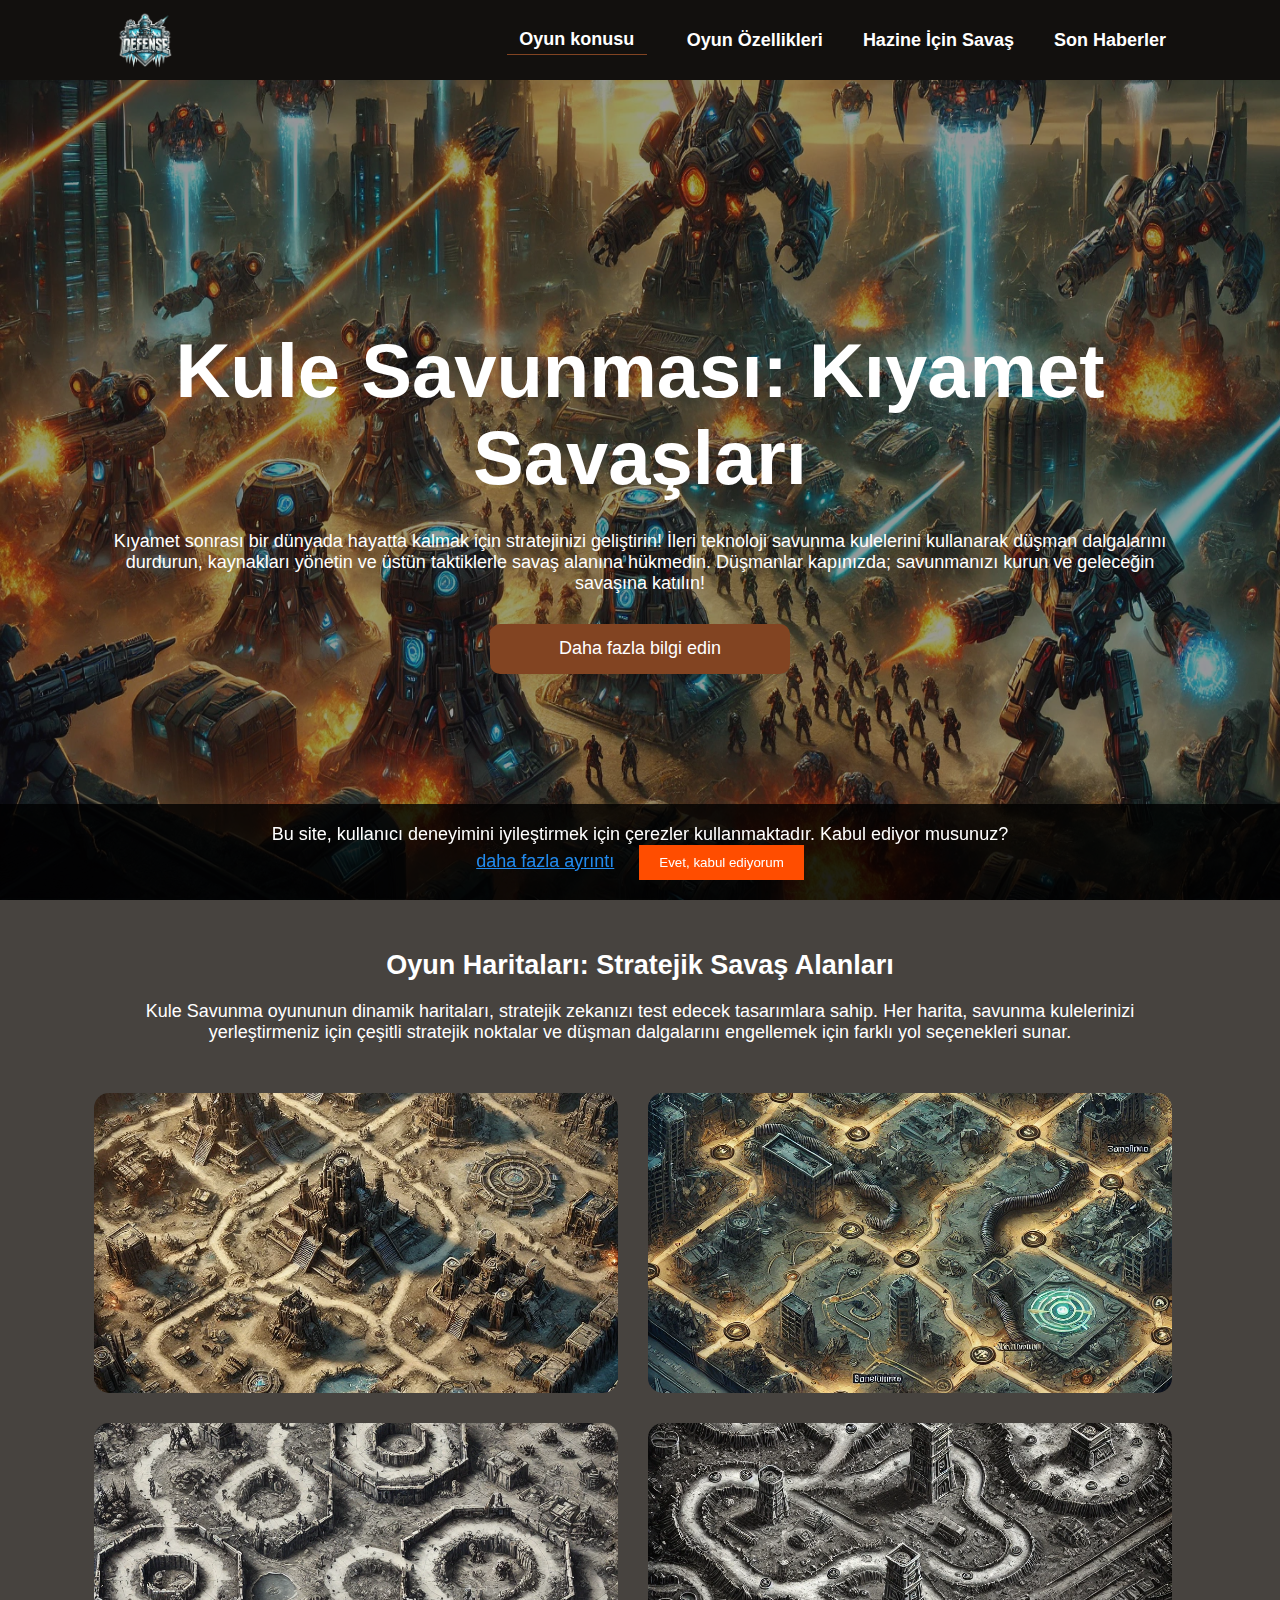
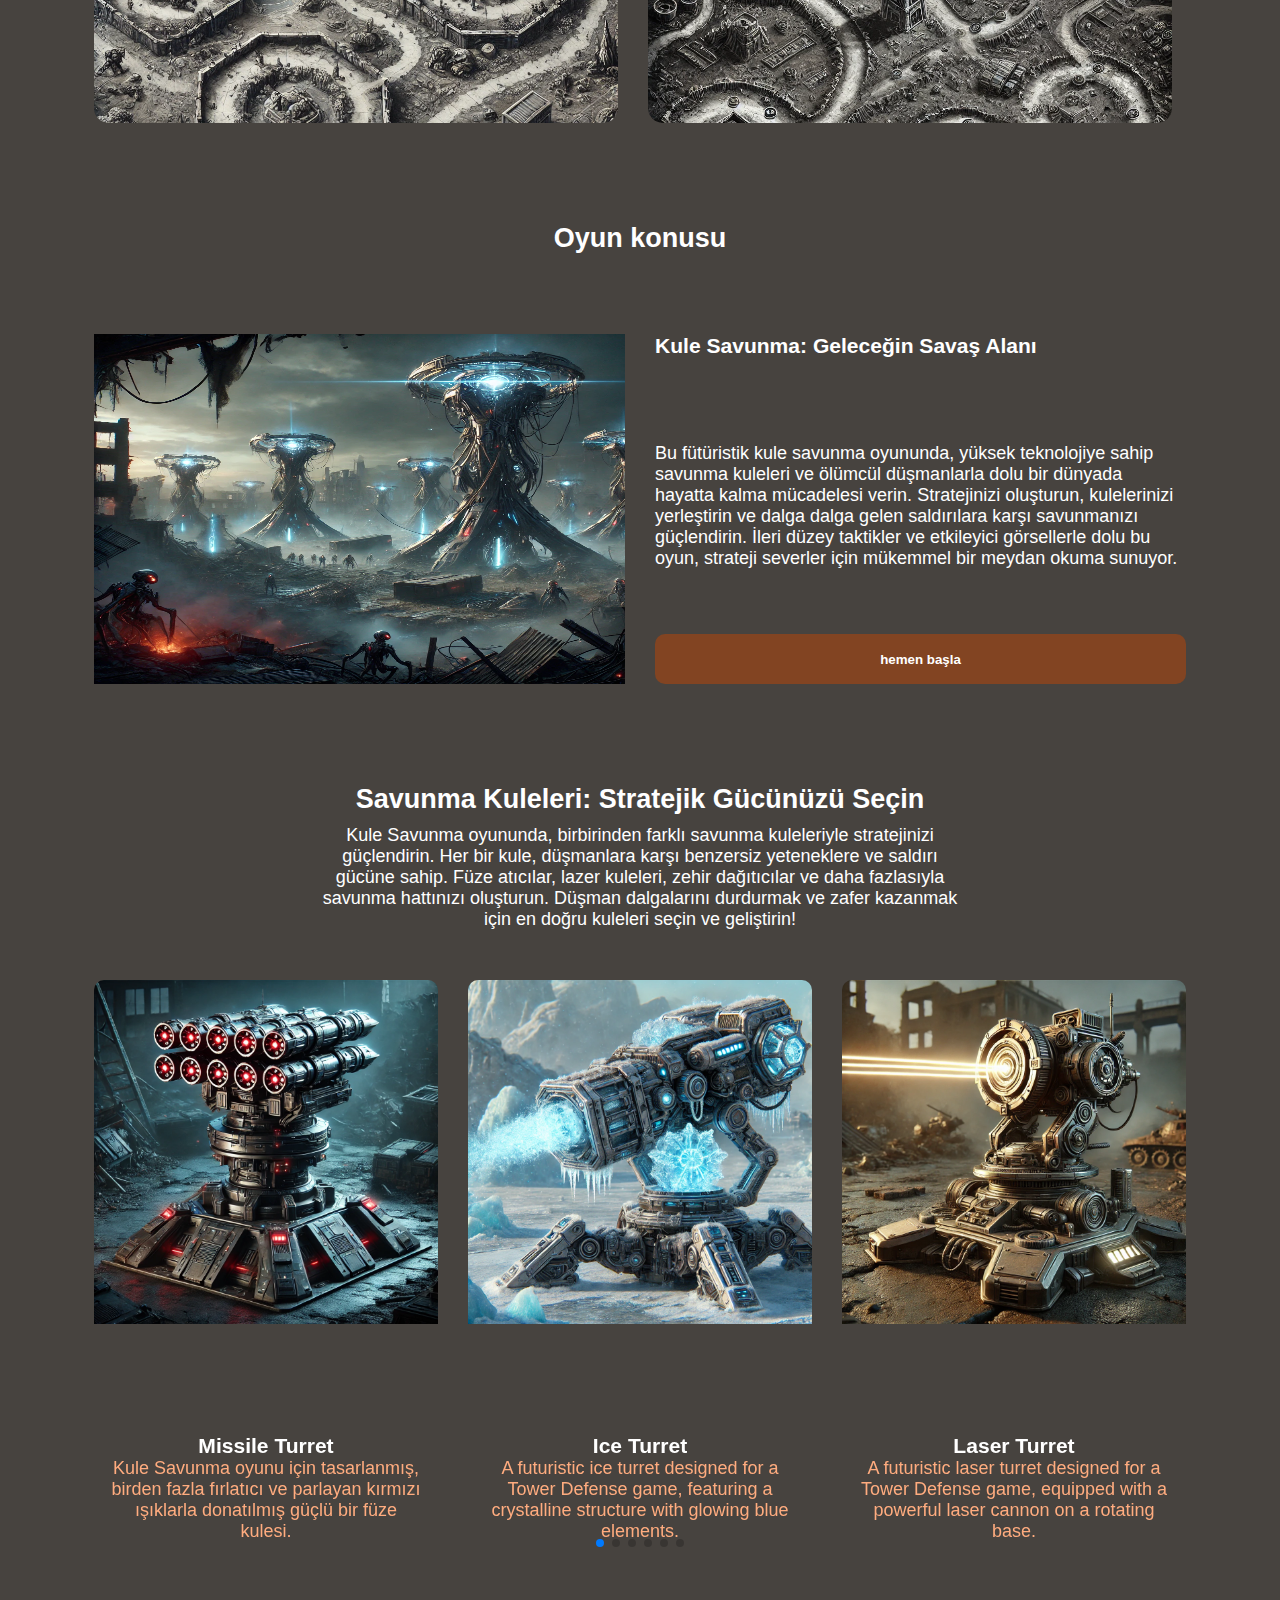
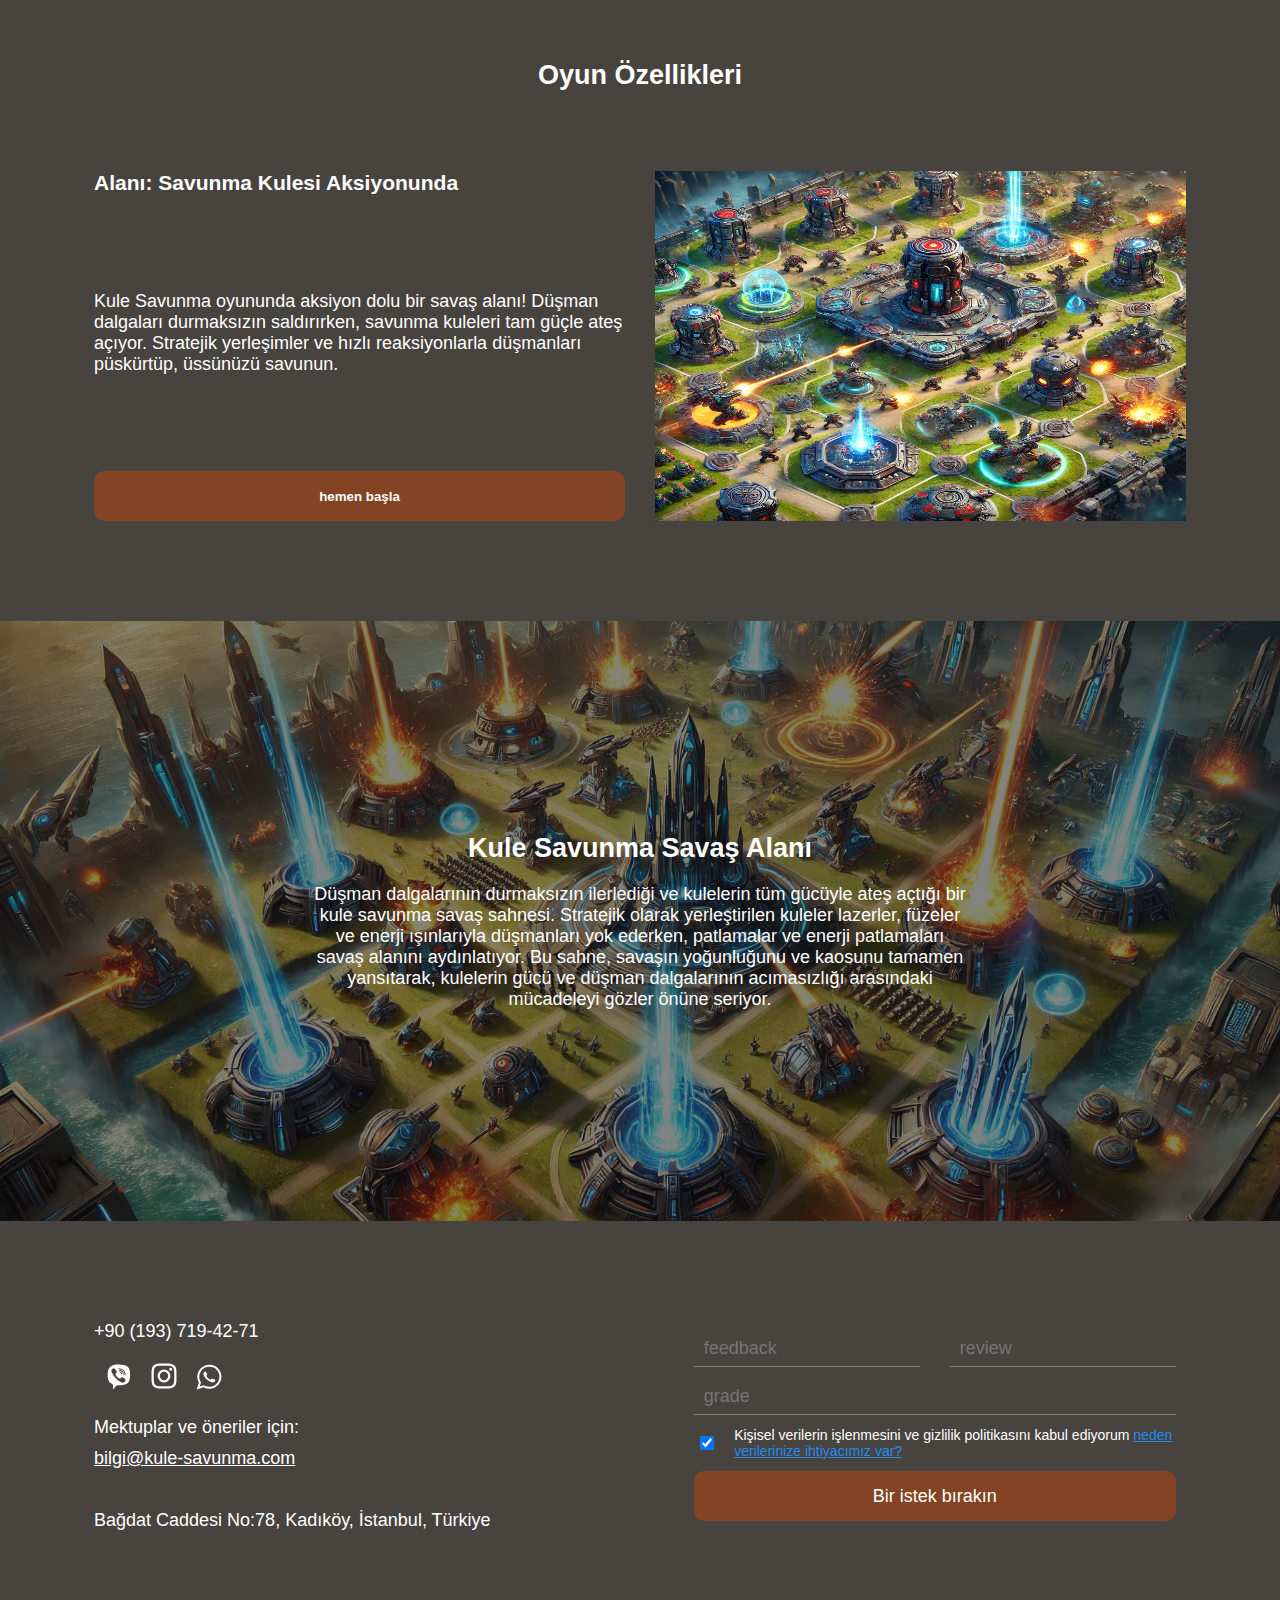
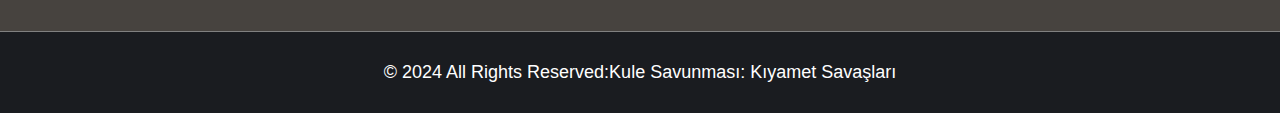
<file: index.html>
<!DOCTYPE html>
<html lang="en">
  <head>
    <meta charset="UTF-8" />
    <meta name="viewport" content="width=device-width, initial-scale=1.0" />
    <meta
      name="description"
      content="Fütüristik Tower Defense oyununda stratejinizi kurun, kulelerinizi inşa edin ve düşman dalgalarına karşı savunmanızı güçlendirin. Kulelerinizle düşmanları püskürtün ve zaferinizi garantileyin!"
    />
    <meta
      name="keywords"
      content="Tower Defense, strateji oyunu, kule savunma, düşman dalgaları, fütüristik oyun, kule inşa etme, savunma hattı, savaş oyunu, online oyun"
    />
    <meta name="author" content="Savunma Ustası" />
    <link rel="icon" href="images/favicon.ico" type="image/x-icon" />
    <title>Fütüristik Tower Defense Oyunu - Savunma Ustası</title>

    <link
      rel="stylesheet"
      href="https://cdn.jsdelivr.net/npm/swiper@11/swiper-bundle.min.css"
    />

    <script src="https://cdn.jsdelivr.net/npm/swiper@11/swiper-bundle.min.js"></script>
    <link rel="stylesheet" href="css/style.css" media="all" />
  </head>
  <body>
    <div class="cookie-consent-banner" id="cookieBanner">
      <span>
        Bu site, kullanıcı deneyimini iyileştirmek için çerezler kullanmaktadır.
        Kabul ediyor musunuz?
      </span>
      <br /><a
        href="politic.html#Coockie"
        style="text-decoration: underline; color: #228bef"
        id="more_details"
        >daha fazla ayrıntı</a
      >
      <button id="acceptCookies">Evet, kabul ediyorum</button>
    </div>
    <div class="modal_background"></div>
    <div class="modal_container">
      <div class="modal_container_header">
        <h3 style="text-align: center">Arama isteğinde bulunun</h3>
        <div class="modal_close">
          <span> &#x2297; </span>
        </div>
      </div>
      <div class="modal_form">
        <form action="" class="formMod">
          <input type="text" name="feedback" required placeholder="feedback" />
          <input type="tel" name="review" required placeholder="review" />
          <div class="checkText">
            <input type="checkbox" id="politicCheck" name="checkbox" checked />
            <span
              >Kişisel verilerin işlenmesini ve gizlilik politikasını kabul
              ediyorum. <br />
              <a
                href="politic.html#form_info"
                style="text-decoration: underline; color: #228bef"
                >neden verilerinize ihtiyacımız var?</a
              >
            </span>
          </div>
          <div class="default_btn">
            <button type="submit" id="submitBtn">Bir istek bırakın</button>
          </div>
        </form>
      </div>
    </div>
    <div class="wrapper">
      <header id="header" class="head">
        <div class="container">
          <div class="header">
            <div class="logo">
              <a href="/">
                <img src="images/logo.png" alt="logo" data-src=""
              /></a>
            </div>
            <nav class="desktop">
              <ul class="nav_links">
                <li class="first-li">
                  <a href="oyunKonusu.html">Oyun konusu</a>
                </li>
                <li>
                  <a href="#train">Oyun Özellikleri</a>
                </li>
                <li>
                  <a href="#war">Hazine İçin Savaş</a>
                </li>
                <li>
                  <a href="#contacts_form">Son Haberler</a>
                </li>
              </ul>
            </nav>
            <div class="mobile">
              <span class="line open_btn" id="burgerButton"></span>

              <nav class="mobile_links">
                <div class="close_btn">
                  <span> &#x2297; </span>
                </div>
                <ul class="nav_links_mobile">
                  <li class="first-li">
                    <a href="oyunKonusu.html">Oyun konusu</a>
                  </li>
                  <li>
                    <a href="#ozge">Oyun Özellikleri</a>
                  </li>
                  <li>
                    <a href="#warning">Hazine İçin Savaş</a>
                  </li>
                  <li>
                    <a href="#contacts_form">Son Haberler</a>
                  </li>
                </ul>
              </nav>
            </div>
          </div>
        </div>
      </header>
      <main>
        <div id="accept_mobile_container">
          <div class="accept">
            <div class="accept_title">
              <h2>18 yaşında mısın?</h2>
            </div>
            <div class="accept_btns">
              <div class="accept_btn default_btn no_btn_accept">
                <a
                  href="https://"
                  id="mobile_content_no"
                  class="mobile_content_btn"
                  >Hayir</a
                >
              </div>
              <div class="accept_btn default_btn yes_btn_accept">
                <a
                  href="https://"
                  id="mobile_content_yes"
                  class="mobile_content_btn"
                  >Evet</a
                >
              </div>
            </div>
          </div>
        </div>

        <section id="hero-section">
          <div class="container">
            <div class="hero-section">
              <div class="hero-section_title">
                <h1>Kule Savunması: Kıyamet Savaşları</h1>
              </div>
              <div class="hero-section_description">
                <p>
                  Kıyamet sonrası bir dünyada hayatta kalmak için stratejinizi
                  geliştirin! İleri teknoloji savunma kulelerini kullanarak
                  düşman dalgalarını durdurun, kaynakları yönetin ve üstün
                  taktiklerle savaş alanına hükmedin. Düşmanlar kapınızda;
                  savunmanızı kurun ve geleceğin savaşına katılın!
                </p>
              </div>

              <div class="hero-section_btn default_btn openModal">
                <button>Daha fazla bilgi edin</button>
              </div>
            </div>
          </div>
        </section>

        <section id="maps">
          <div class="container">
            <div class="maps">
              <div class="maps_title">
                <h2>Oyun Haritaları: Stratejik Savaş Alanları</h2>
                <p>
                  Kule Savunma oyununun dinamik haritaları, stratejik zekanızı
                  test edecek tasarımlara sahip. Her harita, savunma
                  kulelerinizi yerleştirmeniz için çeşitli stratejik noktalar ve
                  düşman dalgalarını engellemek için farklı yol seçenekleri
                  sunar.
                </p>
              </div>
              <div class="maps_info">
                <div class="maps_info_images">
                  <div class="maps_info_images_item">
                    <img src="images/map1.webp" alt="map1" />
                  </div>
                  <div class="maps_info_images_item">
                    <img src="images/map2.webp" alt="map2" />
                  </div>
                  <div class="maps_info_images_item">
                    <img src="images/map3.webp" alt="map3" />
                  </div>
                  <div class="maps_info_images_item">
                    <img src="images/map4.webp" alt="map4" />
                  </div>
                </div>
              </div>
            </div>
          </div>
        </section>

        <section id="train">
          <div class="container">
            <div class="train">
              <div class="train_title">
                <h2>Oyun konusu</h2>
              </div>
              <div class="train_info">
                <div class="train_info_left">
                  <img src="images/konusu.webp" alt="oyun konusu" />
                </div>
                <div class="train_info_right">
                  <div class="train_info_right_title">
                    <h3>Kule Savunma: Geleceğin Savaş Alanı</h3>
                  </div>
                  <div class="train_info_right_description">
                    <p>
                      Bu fütüristik kule savunma oyununda, yüksek teknolojiye
                      sahip savunma kuleleri ve ölümcül düşmanlarla dolu bir
                      dünyada hayatta kalma mücadelesi verin. Stratejinizi
                      oluşturun, kulelerinizi yerleştirin ve dalga dalga gelen
                      saldırılara karşı savunmanızı güçlendirin. İleri düzey
                      taktikler ve etkileyici görsellerle dolu bu oyun, strateji
                      severler için mükemmel bir meydan okuma sunuyor.
                    </p>
                  </div>
                  <div class="train_info_right_btn openModal">
                    <button class="default_btn">hemen başla</button>
                  </div>
                </div>
              </div>
            </div>
          </div>
        </section>

        <section id="team">
          <div class="container">
            <div class="team">
              <div class="team_title">
                <h2>Savunma Kuleleri: Stratejik Gücünüzü Seçin</h2>
              </div>
              <div class="team_description">
                <p>
                  Kule Savunma oyununda, birbirinden farklı savunma kuleleriyle
                  stratejinizi güçlendirin. Her bir kule, düşmanlara karşı
                  benzersiz yeteneklere ve saldırı gücüne sahip. Füze atıcılar,
                  lazer kuleleri, zehir dağıtıcılar ve daha fazlasıyla savunma
                  hattınızı oluşturun. Düşman dalgalarını durdurmak ve zafer
                  kazanmak için en doğru kuleleri seçin ve geliştirin!
                </p>
              </div>
              <div class="team_cards">
                <div class="swiper">
                  <div class="swiper-wrapper">
                    <div class="swiper-slide">
                      <div class="team_cards_card_image cardBox">
                        <img src="images/tower1.webp" alt="tower1" />
                      </div>
                      <div class="team_cards_card_info">
                        <div class="team_cards_card_info_title">
                          <h3>Missile Turret</h3>
                        </div>
                        <div class="team_cards_card_info_description">
                          <p class="orange-text">
                            Kule Savunma oyunu için tasarlanmış, birden fazla
                            fırlatıcı ve parlayan kırmızı ışıklarla donatılmış
                            güçlü bir füze kulesi.
                          </p>
                        </div>
                      </div>
                    </div>
                    <div class="swiper-slide">
                      <div class="team_cards_card_image cardBox">
                        <img src="images/tower2.webp" alt="tower2" />
                      </div>
                      <div class="team_cards_card_info">
                        <div class="team_cards_card_info_title">
                          <h3>Ice Turret</h3>
                        </div>
                        <div class="team_cards_card_info_description">
                          <p class="orange-text">
                            A futuristic ice turret designed for a Tower Defense
                            game, featuring a crystalline structure with glowing
                            blue elements.
                          </p>
                        </div>
                      </div>
                    </div>
                    <div class="swiper-slide">
                      <div class="team_cards_card_image cardBox">
                        <img src="images/tower3.webp" alt="Laser Turret" />
                      </div>
                      <div class="team_cards_card_info">
                        <div class="team_cards_card_info_title">
                          <h3>Laser Turret</h3>
                        </div>
                        <div class="team_cards_card_info_description">
                          <p class="orange-text">
                            A futuristic laser turret designed for a Tower
                            Defense game, equipped with a powerful laser cannon
                            on a rotating base.
                          </p>
                        </div>
                      </div>
                    </div>
                    <div class="swiper-slide">
                      <div class="team_cards_card_image cardBox">
                        <img src="images/tower4.webp" alt="Poison Tower" />
                      </div>
                      <div class="team_cards_card_info">
                        <div class="team_cards_card_info_title">
                          <h3>Poison Tower</h3>
                        </div>
                        <div class="team_cards_card_info_description">
                          <p class="orange-text">
                            A futuristic poison tower designed for a Tower
                            Defense game, featuring a large container filled
                            with glowing green toxic substance.
                          </p>
                        </div>
                      </div>
                    </div>
                    <div class="swiper-slide">
                      <div class="team_cards_card_image cardBox">
                        <img
                          src="images/tower5.webp"
                          alt=" Machine Gun Turret"
                        />
                      </div>
                      <div class="team_cards_card_info">
                        <div class="team_cards_card_info_title">
                          <h3>Machine Gun Turret</h3>
                        </div>
                        <div class="team_cards_card_info_description">
                          <p class="orange-text">
                            A futuristic machine gun turret designed for a Tower
                            Defense game, equipped with multiple barrels capable
                            of rapid firing.
                          </p>
                        </div>
                      </div>
                    </div>
                    <div class="swiper-slide">
                      <div class="team_cards_card_image cardBox">
                        <img
                          src="images/tower6.webp"
                          alt=" Machine Gun Turret"
                        />
                      </div>
                      <div class="team_cards_card_info">
                        <div class="team_cards_card_info_title">
                          <h3>Flamethrower Tower</h3>
                        </div>
                        <div class="team_cards_card_info_description">
                          <p class="orange-text">
                            A futuristic flamethrower tower for a Tower Defense
                            game, equipped with a large fuel tank and multiple
                            nozzles emitting intense flames.
                          </p>
                        </div>
                      </div>
                    </div>
                  </div>
                  <div class="swiper-pagination"></div>
                </div>
              </div>
            </div>
          </div>
        </section>

        <section id="train">
          <div class="container">
            <div class="train">
              <div class="train_title">
                <h2>Oyun Özellikleri</h2>
              </div>
              <div class="train_info">
                <div class="train_info_left">
                  <div class="train_right_title">
                    <h3>Alanı: Savunma Kulesi Aksiyonunda</h3>
                  </div>
                  <div class="train_right_description">
                    Kule Savunma oyununda aksiyon dolu bir savaş alanı! Düşman
                    dalgaları durmaksızın saldırırken, savunma kuleleri tam
                    güçle ateş açıyor. Stratejik yerleşimler ve hızlı
                    reaksiyonlarla düşmanları püskürtüp, üssünüzü savunun.
                  </div>
                  <div class="train_info_right_btn openModal">
                    <button class="default_btn">hemen başla</button>
                  </div>
                </div>
                <div class="train_info_right">
                  <img src="images/ozellikler.webp" alt="ozzelikler" />
                </div>
              </div>
            </div>
          </div>
        </section>

        <section id="war">
          <div class="container">
            <div class="war">
              <div class="war_title">
                <h2>Kule Savunma Savaş Alanı</h2>
              </div>
              <div class="war_description">
                <p>
                  Düşman dalgalarının durmaksızın ilerlediği ve kulelerin tüm
                  gücüyle ateş açtığı bir kule savunma savaş sahnesi. Stratejik
                  olarak yerleştirilen kuleler lazerler, füzeler ve enerji
                  ışınlarıyla düşmanları yok ederken, patlamalar ve enerji
                  patlamaları savaş alanını aydınlatıyor. Bu sahne, savaşın
                  yoğunluğunu ve kaosunu tamamen yansıtarak, kulelerin gücü ve
                  düşman dalgalarının acımasızlığı arasındaki mücadeleyi gözler
                  önüne seriyor.
                </p>
              </div>
            </div>
          </div>
        </section>

        <section id="contacts_form">
          <div class="container">
            <div class="contacts_af">
              <div class="contacts_adress">
                <span>+90 (193) 719-42-71</span>
                <div class="footer-socials">
                  <a href="https://web.telegram.org/a/">
                    <svg
                      xmlns="http://www.w3.org/2000/svg"
                      width="50"
                      height="50"
                      viewBox="0 0 100 100"
                      data-prefix="ii4lwzt7f"
                    >
                      <path
                        data-name="Rectangle 1 copy 14"
                        fill="none"
                        d="M0 0h100v100H0z"
                      ></path>
                      <path
                        d="M67.3 29.453a15.533 15.533 0 0 0-6.3-3.136 44.943 44.943 0 0 0-17.65-1.1 23.881 23.881 0 0 0-8.61 2.724 12.527 12.527 0 0 0-6.27 7.881 36.573 36.573 0 0 0-1.14 7.713 37.217 37.217 0 0 0 .91 11.426 12.79 12.79 0 0 0 7.82 9.248c.46.186.9.441 1.35.633a.829.829 0 0 1 .55.919c-.02 3-.01 6.009-.01 9.148 1.11-1.076 1.88-1.868 2.44-2.5 1.66-1.89 3.23-3.463 4.97-5.261.88-.911.51-.867 1.87-.844 1.61.026 4.13.09 5.72-.036a42.436 42.436 0 0 0 9-1.515c3.73-1.126 6.72-3.133 8.23-6.923a22.325 22.325 0 0 0 1.04-3.072 41.3 41.3 0 0 0 .05-18.111 12.367 12.367 0 0 0-3.97-7.194zm-18.54 3.658a.756.756 0 0 1 .91-.779c4.63.222 8.12 1.606 10.8 5.234a13.969 13.969 0 0 1 2.5 7.663c0 .4.02.793 0 1.188a.746.746 0 1 1-1.49.009 18.037 18.037 0 0 0-1.25-5.707c-1.45-3.54-4.22-5.448-7.79-6.369a16.847 16.847 0 0 0-2.87-.523c-.44-.036-.84-.127-.81-.716zm4.68 4.944a15.36 15.36 0 0 0-2.89-.742.726.726 0 0 1-.73-.889.761.761 0 0 1 .93-.693c3.24.308 5.76 1.49 7.5 4.305a8.746 8.746 0 0 1 1.22 4.579c-.05.991-.2 1.247-.77 1.232-.82-.023-.7-.7-.76-1.2a15.741 15.741 0 0 0-.47-2.26 6.081 6.081 0 0 0-4.03-4.333zm2.73 5.479c-.03.275-.03.465-.07.646a.686.686 0 0 1-.7.587.7.7 0 0 1-.72-.575c-.07-.237-.09-.491-.14-.736a2.979 2.979 0 0 0-2.29-2.516c-.16-.043-.32-.066-.48-.11-.41-.114-.92-.123-.93-.723a.886.886 0 0 1 1.04-.835 3.874 3.874 0 0 1 1.59.4 4.435 4.435 0 0 1 2.7 3.862zm6.81 13.8a6.859 6.859 0 0 1-4.59 4 3.306 3.306 0 0 1-2.24-.273 37.411 37.411 0 0 1-20.89-21.1 5.2 5.2 0 0 1 4.28-7.245 2.3 2.3 0 0 1 1.76.656 18.615 18.615 0 0 1 4.13 5.668 2.08 2.08 0 0 1-.67 2.825c-.16.134-.33.252-.5.375a2.544 2.544 0 0 0-.98 3.486 12.618 12.618 0 0 0 4.99 5.925 10.494 10.494 0 0 0 2.72 1.359 1.944 1.944 0 0 0 2.21-.736c.06-.081.12-.166.18-.251 1.27-1.758 2.62-2.063 4.45-.921a37.067 37.067 0 0 1 4.46 3.3 2.3 2.3 0 0 1 .69 2.928z"
                        fill-rule="evenodd"
                        class="path-iup4nab58"
                        fill="#fff"
                      ></path>
                    </svg>
                  </a>
                  <a class="insta" href="https://web.whatsapp.com/"
                    ><svg
                      xmlns="http://www.w3.org/2000/svg"
                      viewBox="0 0 24 24"
                      id="instagram"
                      width="20"
                      height="20"
                    >
                      <path
                        d="M17.34,5.46h0a1.2,1.2,0,1,0,1.2,1.2A1.2,1.2,0,0,0,17.34,5.46Zm4.6,2.42a7.59,7.59,0,0,0-.46-2.43,4.94,4.94,0,0,0-1.16-1.77,4.7,4.7,0,0,0-1.77-1.15,7.3,7.3,0,0,0-2.43-.47C15.06,2,14.72,2,12,2s-3.06,0-4.12.06a7.3,7.3,0,0,0-2.43.47A4.78,4.78,0,0,0,3.68,3.68,4.7,4.7,0,0,0,2.53,5.45a7.3,7.3,0,0,0-.47,2.43C2,8.94,2,9.28,2,12s0,3.06.06,4.12a7.3,7.3,0,0,0,.47,2.43,4.7,4.7,0,0,0,1.15,1.77,4.78,4.78,0,0,0,1.77,1.15,7.3,7.3,0,0,0,2.43.47C8.94,22,9.28,22,12,22s3.06,0,4.12-.06a7.3,7.3,0,0,0,2.43-.47,4.7,4.7,0,0,0,1.77-1.15,4.85,4.85,0,0,0,1.16-1.77,7.59,7.59,0,0,0,.46-2.43c0-1.06.06-1.4.06-4.12S22,8.94,21.94,7.88ZM20.14,16a5.61,5.61,0,0,1-.34,1.86,3.06,3.06,0,0,1-.75,1.15,3.19,3.19,0,0,1-1.15.75,5.61,5.61,0,0,1-1.86.34c-1,.05-1.37.06-4,.06s-3,0-4-.06A5.73,5.73,0,0,1,6.1,19.8,3.27,3.27,0,0,1,5,19.05a3,3,0,0,1-.74-1.15A5.54,5.54,0,0,1,3.86,16c0-1-.06-1.37-.06-4s0-3,.06-4A5.54,5.54,0,0,1,4.21,6.1,3,3,0,0,1,5,5,3.14,3.14,0,0,1,6.1,4.2,5.73,5.73,0,0,1,8,3.86c1,0,1.37-.06,4-.06s3,0,4,.06a5.61,5.61,0,0,1,1.86.34A3.06,3.06,0,0,1,19.05,5,3.06,3.06,0,0,1,19.8,6.1,5.61,5.61,0,0,1,20.14,8c.05,1,.06,1.37.06,4S20.19,15,20.14,16ZM12,6.87A5.13,5.13,0,1,0,17.14,12,5.12,5.12,0,0,0,12,6.87Zm0,8.46A3.33,3.33,0,1,1,15.33,12,3.33,3.33,0,0,1,12,15.33Z"
                      ></path>
                    </svg>
                  </a>
                  <a href="https://web.whatsapp.com/"
                    ><svg
                      xmlns="http://www.w3.org/2000/svg"
                      width="50"
                      height="50"
                      viewBox="0 0 100 100"
                      data-prefix="itqrqc1c6"
                    >
                      <path fill="none" d="M0 0h100v100H0z"></path>
                      <path
                        d="M50.66 73.591a23.931 23.931 0 0 1-11.76-3.074l-13.649 4.4 4.524-13.441A24.078 24.078 0 1 1 50.66 73.591zm0-44.317a20.191 20.191 0 0 0-18.535 28.057 28.549 28.549 0 0 0 1.975 3.541l-2.69 8.089 8.1-2.642a20.261 20.261 0 0 0 3.28 1.7 20.166 20.166 0 1 0 7.87-38.745zm-.744 28.9a22.174 22.174 0 0 1-4.016-3.027.011.011 0 0 1-.014-.009h-.011v-.013a22.066 22.066 0 0 1-3.525-3.6c-5.475-6.654-2.937-10.855-2.211-11.684.837-.966 3.558-1.3 3.614-.818s2.847 5.63 2.9 6.1-1.47 2.228-1.916 2.74 3.5 4.418 3.566 4.482c.082.065 4.472 3.465 4.911 2.966s1.969-2.253 2.444-2.266 5.947 2.087 6.423 2.074.515 2.737-.333 3.706c-.715.836-4.533 3.92-11.832-.647z"
                        fill-rule="evenodd"
                        class="path-ill8i3hbj"
                        fill="#fff"
                      ></path>
                    </svg>
                  </a>
                </div>
                Mektuplar ve öneriler için:
                <a href="" style="text-decoration: underline">
                  bilgi@kule-savunma.com</a
                ><br />
                <span> Bağdat Caddesi No:78, Kadıköy, İstanbul, Türkiye </span>
              </div>
              <div class="contacts_form">
                <form action="" class="form_inner">
                  <div class="name_phone">
                    <input
                      name="name"
                      type="text"
                      placeholder="feedback"
                      required
                    />
                    <input
                      name="phone"
                      type="text"
                      id="phone"
                      placeholder="review"
                      required
                    />
                  </div>
                  <input
                    type="text"
                    name="grade"
                    placeholder="grade"
                    required
                  />
                  <div class="checkText">
                    <input
                      type="checkbox"
                      id="politicCheck"
                      name="checkbox"
                      checked
                    />
                    <span>
                      Kişisel verilerin işlenmesini ve gizlilik politikasını
                      kabul ediyorum
                      <a
                        href="politic.html#form_info"
                        style="text-decoration: underline; color: #228bef"
                        >neden verilerinize ihtiyacımız var?</a
                      >
                    </span>
                  </div>
                  <div class="default_btn">
                    <button type="submit" id="submitBtn">
                      Bir istek bırakın
                    </button>
                  </div>
                </form>
              </div>
            </div>
          </div>
        </section>
      </main>
      <footer id="footer">
        <div class="container">
          <div class="my_footer">
            <span
              >© 2024 All Rights Reserved:Kule Savunması: Kıyamet
              Savaşları</span
            >
          </div>
        </div>
      </footer>
    </div>

    <script defer src="js/script.js"></script>
    <script>
      // slider

      const swiper = new Swiper('.swiper', {
        direction: 'horizontal',
        loop: true,
        spaceBetween: 30,
        breakpoints: {
          1024: {
            slidesPerView: 3,
            spaceBetween: 30,
          },
          668: {
            slidesPerView: 2,
            spaceBetween: 20,
          },
          470: {
            slidesPerView: 1,
            spaceBetween: 10,
          },
        },
        autoplay: {
          delay: 3000,
          disableOnInteraction: false,
        },

        pagination: {
          el: '.swiper-pagination',
        },

        navigation: {
          nextEl: '.swiper-button-next',
          prevEl: '.swiper-button-prev',
        },

        scrollbar: {
          el: '.swiper-scrollbar',
        },
      });
    </script>
  </body>
</html>
</file>
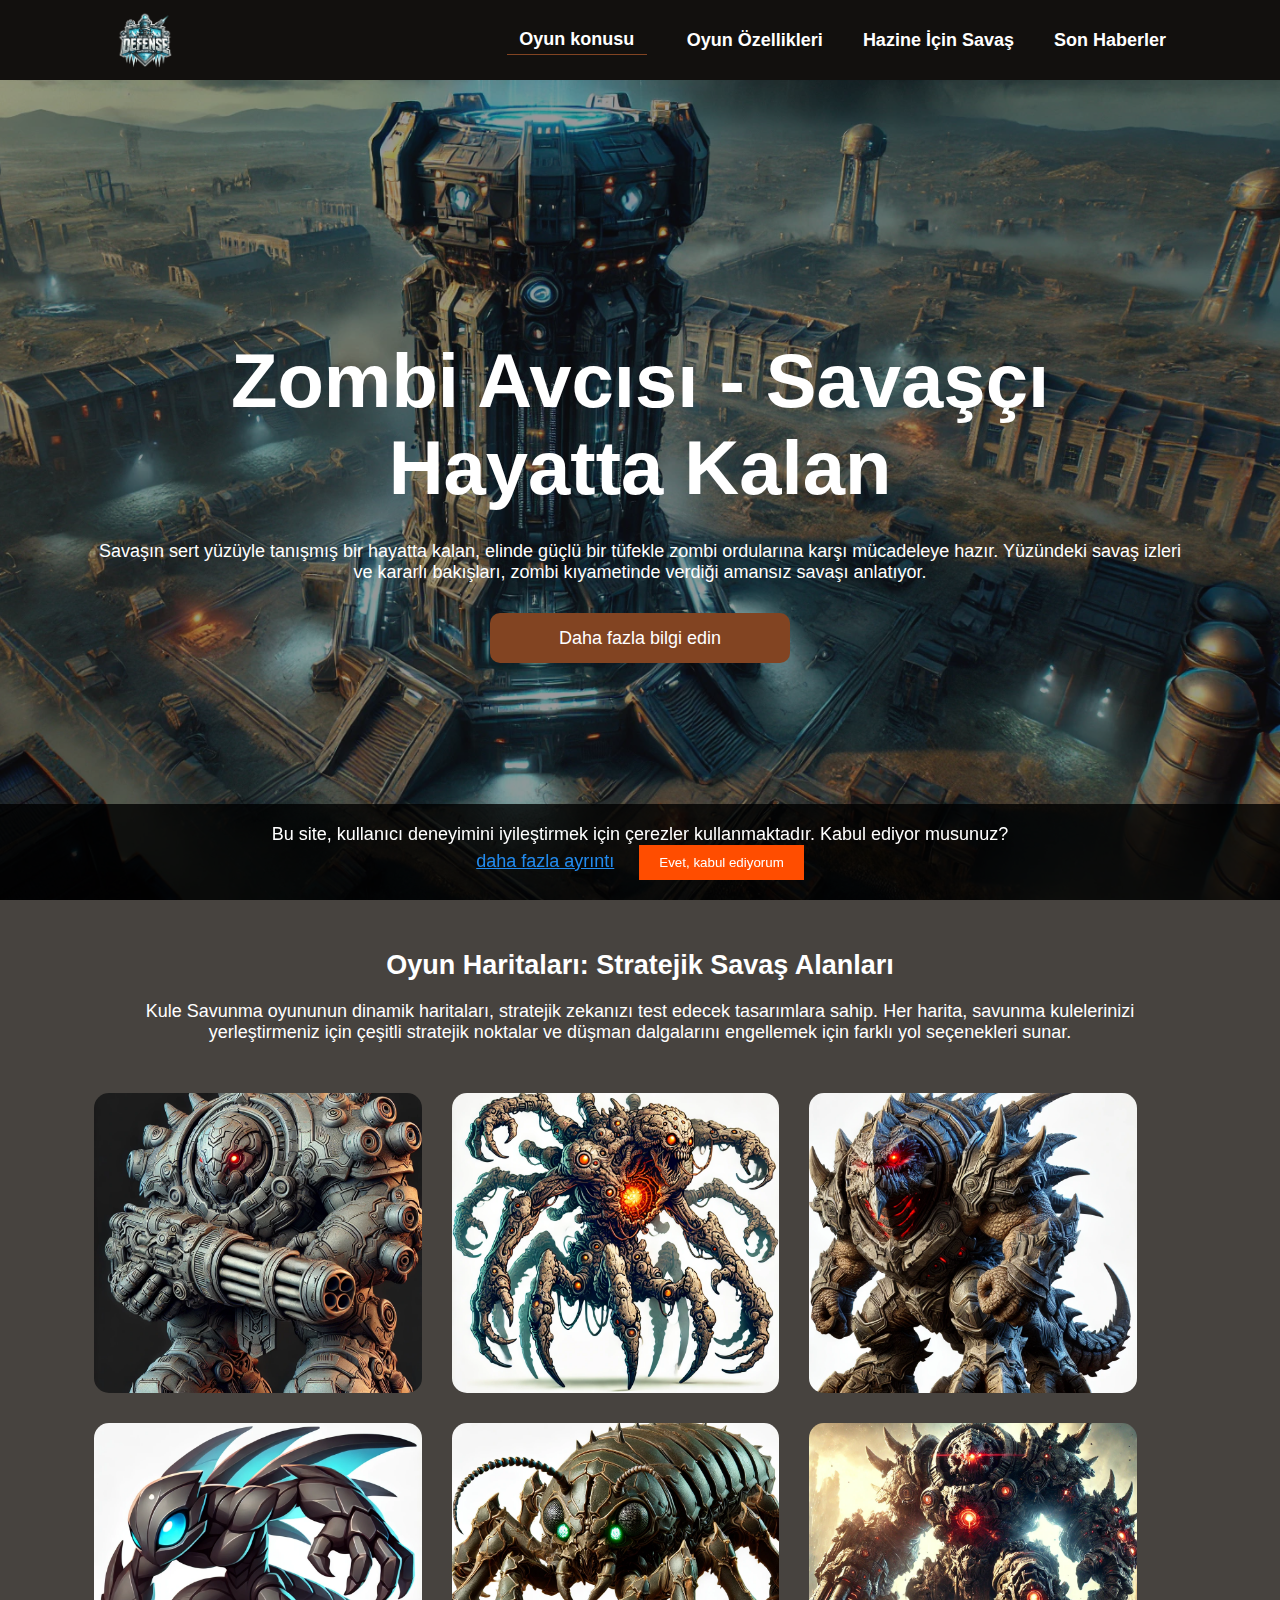
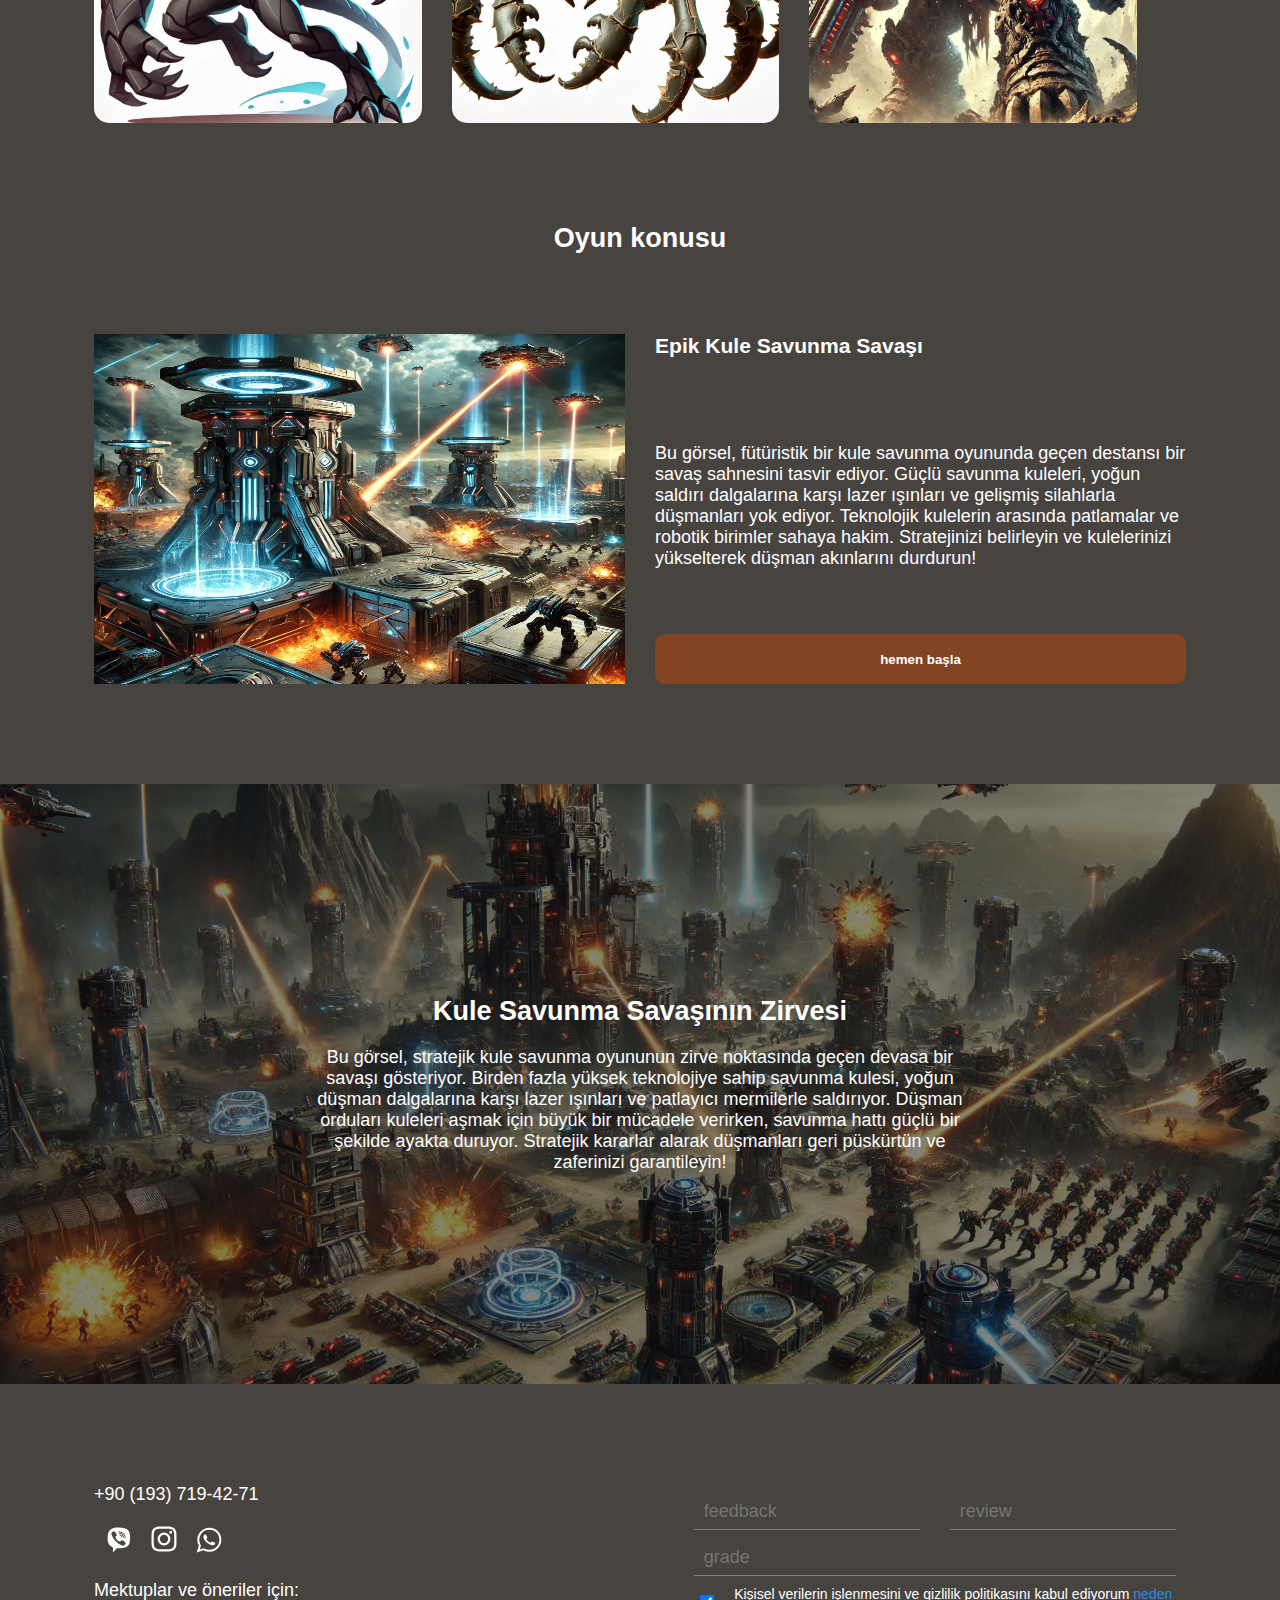
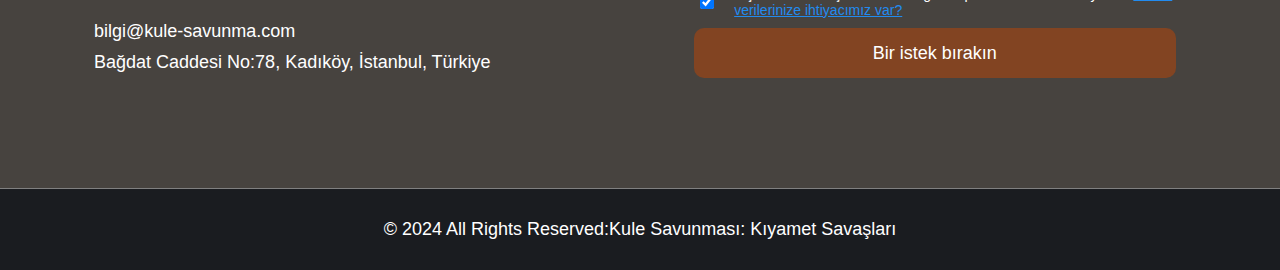
<file: oyunKonusu.html>
<!DOCTYPE html>
<html lang="en">
  <head>
    <meta charset="UTF-8" />
    <meta name="viewport" content="width=device-width, initial-scale=1.0" />
    <meta
    name="description"
    content="Fütüristik Tower Defense oyununda stratejinizi kurun, kulelerinizi inşa edin ve düşman dalgalarına karşı savunmanızı güçlendirin. Kulelerinizle düşmanları püskürtün ve zaferinizi garantileyin!"
  />
  <meta
    name="keywords"
    content="Tower Defense, strateji oyunu, kule savunma, düşman dalgaları, fütüristik oyun, kule inşa etme, savunma hattı, savaş oyunu, online oyun"
  />
  <meta name="author" content="Savunma Ustası" />
  <link rel="icon" href="images/favicon.ico" type="image/x-icon" />
  <title>Fütüristik Tower Defense Oyunu - Savunma Ustası</title>
    <link rel="stylesheet" href="css/style.css" media="all" />
  </head>
  <body>
    <div class="cookie-consent-banner" id="cookieBanner">
      <span>
        Bu site, kullanıcı deneyimini iyileştirmek için çerezler kullanmaktadır.
        Kabul ediyor musunuz?
      </span>
      <br /><a
        href="politic.html#Coockie"
        style="text-decoration: underline; color: #228bef"
        id="more_details"
        >daha fazla ayrıntı</a
      >
      <button id="acceptCookies">Evet, kabul ediyorum</button>
    </div>
    <div class="modal_background"></div>
    <div class="modal_container">
      <div class="modal_container_header">
        <h3 style="text-align: center">Arama isteğinde bulunun</h3>
        <div class="modal_close">
          <span> &#x2297; </span>
        </div>
      </div>
      <div class="modal_form">
        <form action="" class="formMod">
          <input type="text" name="feedback" required placeholder="feedback" />
          <input type="tel" name="review" required placeholder="review" />
          <div class="checkText">
            <input type="checkbox" id="politicCheck" name="checkbox" checked />
            <span
              >Kişisel verilerin işlenmesini ve gizlilik politikasını kabul
              ediyorum. <br />
              <a
                href="politic.html#form_info"
                style="text-decoration: underline; color: #228bef"
                >neden verilerinize ihtiyacımız var?</a
              >
            </span>
          </div>
          <div class="default_btn">
            <button type="submit" id="submitBtn">Bir istek bırakın</button>
          </div>
        </form>
      </div>
    </div>
    <div class="wrapper">
      <header id="header" class="head">
        <div class="container">
          <div class="header">
            <div class="logo">
              <a href="/">
                <img src="images/logo.png" alt="logo" data-src=""
              /></a>
            </div>
            <nav class="desktop">
              <ul class="nav_links">
                <li class="first-li">
                  <a href="oyunKonusu.html">Oyun konusu</a>
                </li>
                <li>
                  <a href="#train">Oyun Özellikleri</a>
                </li>
                <li>
                  <a href="#war">Hazine İçin Savaş</a>
                </li>
                <li>
                  <a href="#contacts_form">Son Haberler</a>
                </li>
              </ul>
            </nav>
            <div class="mobile">
              <span class="line open_btn" id="burgerButton"></span>

              <nav class="mobile_links">
                <div class="close_btn">
                  <span> &#x2297; </span>
                </div>
                <ul class="nav_links_mobile">
                  <li class="first-li">
                    <a href="oyunKonusu.html">Oyun konusu</a>
                  </li>
                  <li>
                    <a href="#ozge">Oyun Özellikleri</a>
                  </li>
                  <li>
                    <a href="#warning">Hazine İçin Savaş</a>
                  </li>
                  <li>
                    <a href="#contacts_form">Son Haberler</a>
                  </li>
                </ul>
              </nav>
            </div>
          </div>
        </div>
      </header>
      <main>
        <div id="accept_mobile_container">
          <div class="accept">
            <div class="accept_title">
              <h2>18 yaşında mısın?</h2>
            </div>
            <div class="accept_btns">
              <div class="accept_btn default_btn no_btn_accept">
                <a
                  href="https://"
                  id="mobile_content_no"
                  class="mobile_content_btn"
                  >Hayir</a
                >
              </div>
              <div class="accept_btn default_btn yes_btn_accept">
                <a
                  href="https://"
                  id="mobile_content_yes"
                  class="mobile_content_btn"
                  >Evet</a
                >
              </div>
            </div>
          </div>
        </div>

        <section id="hero-section" class="hero2">
          <div class="container">
            <div class="hero-section">
              <div class="hero-section_title">
                <h1>Zombi Avcısı - Savaşçı Hayatta Kalan</h1>
              </div>
              <div class="hero-section_description">
                <p>
                  Savaşın sert yüzüyle tanışmış bir hayatta kalan, elinde güçlü
                  bir tüfekle zombi ordularına karşı mücadeleye hazır. Yüzündeki
                  savaş izleri ve kararlı bakışları, zombi kıyametinde verdiği
                  amansız savaşı anlatıyor.
                </p>
              </div>
              <div class="hero-section_btn default_btn openModal">
                <button>Daha fazla bilgi edin</button>
              </div>
            </div>
          </div>
        </section>

        <section id="maps">
          <div class="container">
            <div class="maps">
              <div class="maps_title">
                <h2>Oyun Haritaları: Stratejik Savaş Alanları</h2>
                <p>
                  Kule Savunma oyununun dinamik haritaları, stratejik zekanızı
                  test edecek tasarımlara sahip. Her harita, savunma
                  kulelerinizi yerleştirmeniz için çeşitli stratejik noktalar ve
                  düşman dalgalarını engellemek için farklı yol seçenekleri
                  sunar.
                </p>
              </div>
              <div class="maps_info">
                <div class="maps_info_images page2">
                  <div class="maps_info_images_item">
                    <img src="images/monster1.webp" alt="monster1" />
                  </div>
                  <div class="maps_info_images_item">
                    <img src="images/monster2.webp" alt="monster2" />
                  </div>
                  <div class="maps_info_images_item">
                    <img src="images/monster3.webp" alt="monster3" />
                  </div>
                  <div class="maps_info_images_item">
                    <img src="images/monster4.webp" alt="monster4" />
                  </div>
                  <div class="maps_info_images_item">
                    <img src="images/monster5.webp" alt="monster5" />
                  </div>
                  <div class="maps_info_images_item">
                    <img src="images/monster6.webp" alt="monster6" />
                  </div>
                </div>
              </div>
            </div>
          </div>
        </section>

        <section id="train">
          <div class="container">
            <div class="train">
              <div class="train_title">
                <h2>Oyun konusu</h2>
              </div>
              <div class="train_info">
                <div class="train_info_left">
                  <img src="images/defence.webp" alt="oyun konusu" />
                </div>
                <div class="train_info_right">
                  <div class="train_info_right_title">
                    <h3>Epik Kule Savunma Savaşı</h3>
                  </div>
                  <div class="train_info_right_description">
                    <p>
                      Bu görsel, fütüristik bir kule savunma oyununda geçen destansı bir savaş sahnesini tasvir ediyor. Güçlü savunma kuleleri, yoğun saldırı dalgalarına karşı lazer ışınları ve gelişmiş silahlarla düşmanları yok ediyor. Teknolojik kulelerin arasında patlamalar ve robotik birimler sahaya hakim. Stratejinizi belirleyin ve kulelerinizi yükselterek düşman akınlarını durdurun!
                    </p>
                  </div>
                  <div class="train_info_right_btn openModal">
                    <button class="default_btn">hemen başla</button>
                  </div>
                </div>
              </div>
            </div>
          </div>
        </section>

        <section id="war2" class="">
          <div class="container">
            <div class="war">
              <div class="war_title">
                <h2>
                  Kule Savunma Savaşının Zirvesi
                </h2>
              </div>
              <div class="war_description">
                <p>
                 Bu görsel, stratejik kule savunma oyununun zirve noktasında geçen devasa bir savaşı gösteriyor. Birden fazla yüksek teknolojiye sahip savunma kulesi, yoğun düşman dalgalarına karşı lazer ışınları ve patlayıcı mermilerle saldırıyor. Düşman orduları kuleleri aşmak için büyük bir mücadele verirken, savunma hattı güçlü bir şekilde ayakta duruyor. Stratejik kararlar alarak düşmanları geri püskürtün ve zaferinizi garantileyin!
                </p>
              </div>
            </div>
          </div>
        </section>

        <section id="contacts_form">
          <div class="container">
            <div class="contacts_af">
              <div class="contacts_adress">
                <span>+90 (193) 719-42-71</span>
                <div class="footer-socials">
                  <a href="https://web.telegram.org/a/">
                    <svg
                      xmlns="http://www.w3.org/2000/svg"
                      width="50"
                      height="50"
                      viewBox="0 0 100 100"
                      data-prefix="ii4lwzt7f"
                    >
                      <path
                        data-name="Rectangle 1 copy 14"
                        fill="none"
                        d="M0 0h100v100H0z"
                      ></path>
                      <path
                        d="M67.3 29.453a15.533 15.533 0 0 0-6.3-3.136 44.943 44.943 0 0 0-17.65-1.1 23.881 23.881 0 0 0-8.61 2.724 12.527 12.527 0 0 0-6.27 7.881 36.573 36.573 0 0 0-1.14 7.713 37.217 37.217 0 0 0 .91 11.426 12.79 12.79 0 0 0 7.82 9.248c.46.186.9.441 1.35.633a.829.829 0 0 1 .55.919c-.02 3-.01 6.009-.01 9.148 1.11-1.076 1.88-1.868 2.44-2.5 1.66-1.89 3.23-3.463 4.97-5.261.88-.911.51-.867 1.87-.844 1.61.026 4.13.09 5.72-.036a42.436 42.436 0 0 0 9-1.515c3.73-1.126 6.72-3.133 8.23-6.923a22.325 22.325 0 0 0 1.04-3.072 41.3 41.3 0 0 0 .05-18.111 12.367 12.367 0 0 0-3.97-7.194zm-18.54 3.658a.756.756 0 0 1 .91-.779c4.63.222 8.12 1.606 10.8 5.234a13.969 13.969 0 0 1 2.5 7.663c0 .4.02.793 0 1.188a.746.746 0 1 1-1.49.009 18.037 18.037 0 0 0-1.25-5.707c-1.45-3.54-4.22-5.448-7.79-6.369a16.847 16.847 0 0 0-2.87-.523c-.44-.036-.84-.127-.81-.716zm4.68 4.944a15.36 15.36 0 0 0-2.89-.742.726.726 0 0 1-.73-.889.761.761 0 0 1 .93-.693c3.24.308 5.76 1.49 7.5 4.305a8.746 8.746 0 0 1 1.22 4.579c-.05.991-.2 1.247-.77 1.232-.82-.023-.7-.7-.76-1.2a15.741 15.741 0 0 0-.47-2.26 6.081 6.081 0 0 0-4.03-4.333zm2.73 5.479c-.03.275-.03.465-.07.646a.686.686 0 0 1-.7.587.7.7 0 0 1-.72-.575c-.07-.237-.09-.491-.14-.736a2.979 2.979 0 0 0-2.29-2.516c-.16-.043-.32-.066-.48-.11-.41-.114-.92-.123-.93-.723a.886.886 0 0 1 1.04-.835 3.874 3.874 0 0 1 1.59.4 4.435 4.435 0 0 1 2.7 3.862zm6.81 13.8a6.859 6.859 0 0 1-4.59 4 3.306 3.306 0 0 1-2.24-.273 37.411 37.411 0 0 1-20.89-21.1 5.2 5.2 0 0 1 4.28-7.245 2.3 2.3 0 0 1 1.76.656 18.615 18.615 0 0 1 4.13 5.668 2.08 2.08 0 0 1-.67 2.825c-.16.134-.33.252-.5.375a2.544 2.544 0 0 0-.98 3.486 12.618 12.618 0 0 0 4.99 5.925 10.494 10.494 0 0 0 2.72 1.359 1.944 1.944 0 0 0 2.21-.736c.06-.081.12-.166.18-.251 1.27-1.758 2.62-2.063 4.45-.921a37.067 37.067 0 0 1 4.46 3.3 2.3 2.3 0 0 1 .69 2.928z"
                        fill-rule="evenodd"
                        class="path-iup4nab58"
                        fill="#fff"
                      ></path>
                    </svg>
                  </a>
                  <a class="insta" href="https://web.whatsapp.com/"
                    ><svg
                      xmlns="http://www.w3.org/2000/svg"
                      viewBox="0 0 24 24"
                      id="instagram"
                      width="20"
                      height="20"
                    >
                      <path
                        d="M17.34,5.46h0a1.2,1.2,0,1,0,1.2,1.2A1.2,1.2,0,0,0,17.34,5.46Zm4.6,2.42a7.59,7.59,0,0,0-.46-2.43,4.94,4.94,0,0,0-1.16-1.77,4.7,4.7,0,0,0-1.77-1.15,7.3,7.3,0,0,0-2.43-.47C15.06,2,14.72,2,12,2s-3.06,0-4.12.06a7.3,7.3,0,0,0-2.43.47A4.78,4.78,0,0,0,3.68,3.68,4.7,4.7,0,0,0,2.53,5.45a7.3,7.3,0,0,0-.47,2.43C2,8.94,2,9.28,2,12s0,3.06.06,4.12a7.3,7.3,0,0,0,.47,2.43,4.7,4.7,0,0,0,1.15,1.77,4.78,4.78,0,0,0,1.77,1.15,7.3,7.3,0,0,0,2.43.47C8.94,22,9.28,22,12,22s3.06,0,4.12-.06a7.3,7.3,0,0,0,2.43-.47,4.7,4.7,0,0,0,1.77-1.15,4.85,4.85,0,0,0,1.16-1.77,7.59,7.59,0,0,0,.46-2.43c0-1.06.06-1.4.06-4.12S22,8.94,21.94,7.88ZM20.14,16a5.61,5.61,0,0,1-.34,1.86,3.06,3.06,0,0,1-.75,1.15,3.19,3.19,0,0,1-1.15.75,5.61,5.61,0,0,1-1.86.34c-1,.05-1.37.06-4,.06s-3,0-4-.06A5.73,5.73,0,0,1,6.1,19.8,3.27,3.27,0,0,1,5,19.05a3,3,0,0,1-.74-1.15A5.54,5.54,0,0,1,3.86,16c0-1-.06-1.37-.06-4s0-3,.06-4A5.54,5.54,0,0,1,4.21,6.1,3,3,0,0,1,5,5,3.14,3.14,0,0,1,6.1,4.2,5.73,5.73,0,0,1,8,3.86c1,0,1.37-.06,4-.06s3,0,4,.06a5.61,5.61,0,0,1,1.86.34A3.06,3.06,0,0,1,19.05,5,3.06,3.06,0,0,1,19.8,6.1,5.61,5.61,0,0,1,20.14,8c.05,1,.06,1.37.06,4S20.19,15,20.14,16ZM12,6.87A5.13,5.13,0,1,0,17.14,12,5.12,5.12,0,0,0,12,6.87Zm0,8.46A3.33,3.33,0,1,1,15.33,12,3.33,3.33,0,0,1,12,15.33Z"
                      ></path>
                    </svg>
                  </a>
                  <a href="https://web.whatsapp.com/"
                    ><svg
                      xmlns="http://www.w3.org/2000/svg"
                      width="50"
                      height="50"
                      viewBox="0 0 100 100"
                      data-prefix="itqrqc1c6"
                    >
                      <path fill="none" d="M0 0h100v100H0z"></path>
                      <path
                        d="M50.66 73.591a23.931 23.931 0 0 1-11.76-3.074l-13.649 4.4 4.524-13.441A24.078 24.078 0 1 1 50.66 73.591zm0-44.317a20.191 20.191 0 0 0-18.535 28.057 28.549 28.549 0 0 0 1.975 3.541l-2.69 8.089 8.1-2.642a20.261 20.261 0 0 0 3.28 1.7 20.166 20.166 0 1 0 7.87-38.745zm-.744 28.9a22.174 22.174 0 0 1-4.016-3.027.011.011 0 0 1-.014-.009h-.011v-.013a22.066 22.066 0 0 1-3.525-3.6c-5.475-6.654-2.937-10.855-2.211-11.684.837-.966 3.558-1.3 3.614-.818s2.847 5.63 2.9 6.1-1.47 2.228-1.916 2.74 3.5 4.418 3.566 4.482c.082.065 4.472 3.465 4.911 2.966s1.969-2.253 2.444-2.266 5.947 2.087 6.423 2.074.515 2.737-.333 3.706c-.715.836-4.533 3.92-11.832-.647z"
                        fill-rule="evenodd"
                        class="path-ill8i3hbj"
                        fill="#fff"
                      ></path>
                    </svg>
                  </a>
                </div>
                Mektuplar ve öneriler için:
                <a href="" style="text-decoration: underline"></a>
                  bilgi@kule-savunma.com</a
                ><br />
                <span> Bağdat Caddesi No:78, Kadıköy, İstanbul, Türkiye </span>
              </div>
              <div class="contacts_form">
                <form action="" class="form_inner">
                  <div class="name_phone">
                    <input
                      name="name"
                      type="text"
                      placeholder="feedback"
                      required
                    />
                    <input
                      name="phone"
                      type="text"
                      id="phone"
                      placeholder="review"
                      required
                    />
                  </div>
                  <input
                    type="text"
                    name="grade"
                    placeholder="grade"
                    required
                  />
                  <div class="checkText">
                    <input
                      type="checkbox"
                      id="politicCheck"
                      name="checkbox"
                      checked
                    />
                    <span>
                      Kişisel verilerin işlenmesini ve gizlilik politikasını
                      kabul ediyorum
                      <a
                        href="politic.html#form_info"
                        style="text-decoration: underline; color: #228bef"
                        >neden verilerinize ihtiyacımız var?</a
                      >
                    </span>
                  </div>
                  <div class="default_btn">
                    <button type="submit" id="submitBtn">
                      Bir istek bırakın
                    </button>
                  </div>
                </form>
              </div>
            </div>
          </div>
        </section>
      </main>
      <footer id="footer">
        <div class="container">
          <div class="my_footer">
            <span
              >© 2024 All Rights Reserved:Kule Savunması: Kıyamet
              Savaşları</span
            >
          </div>
        </div>
      </footer>
    </div>

    <script src="js/script.js"></script>
  </body>
</html>
</file>
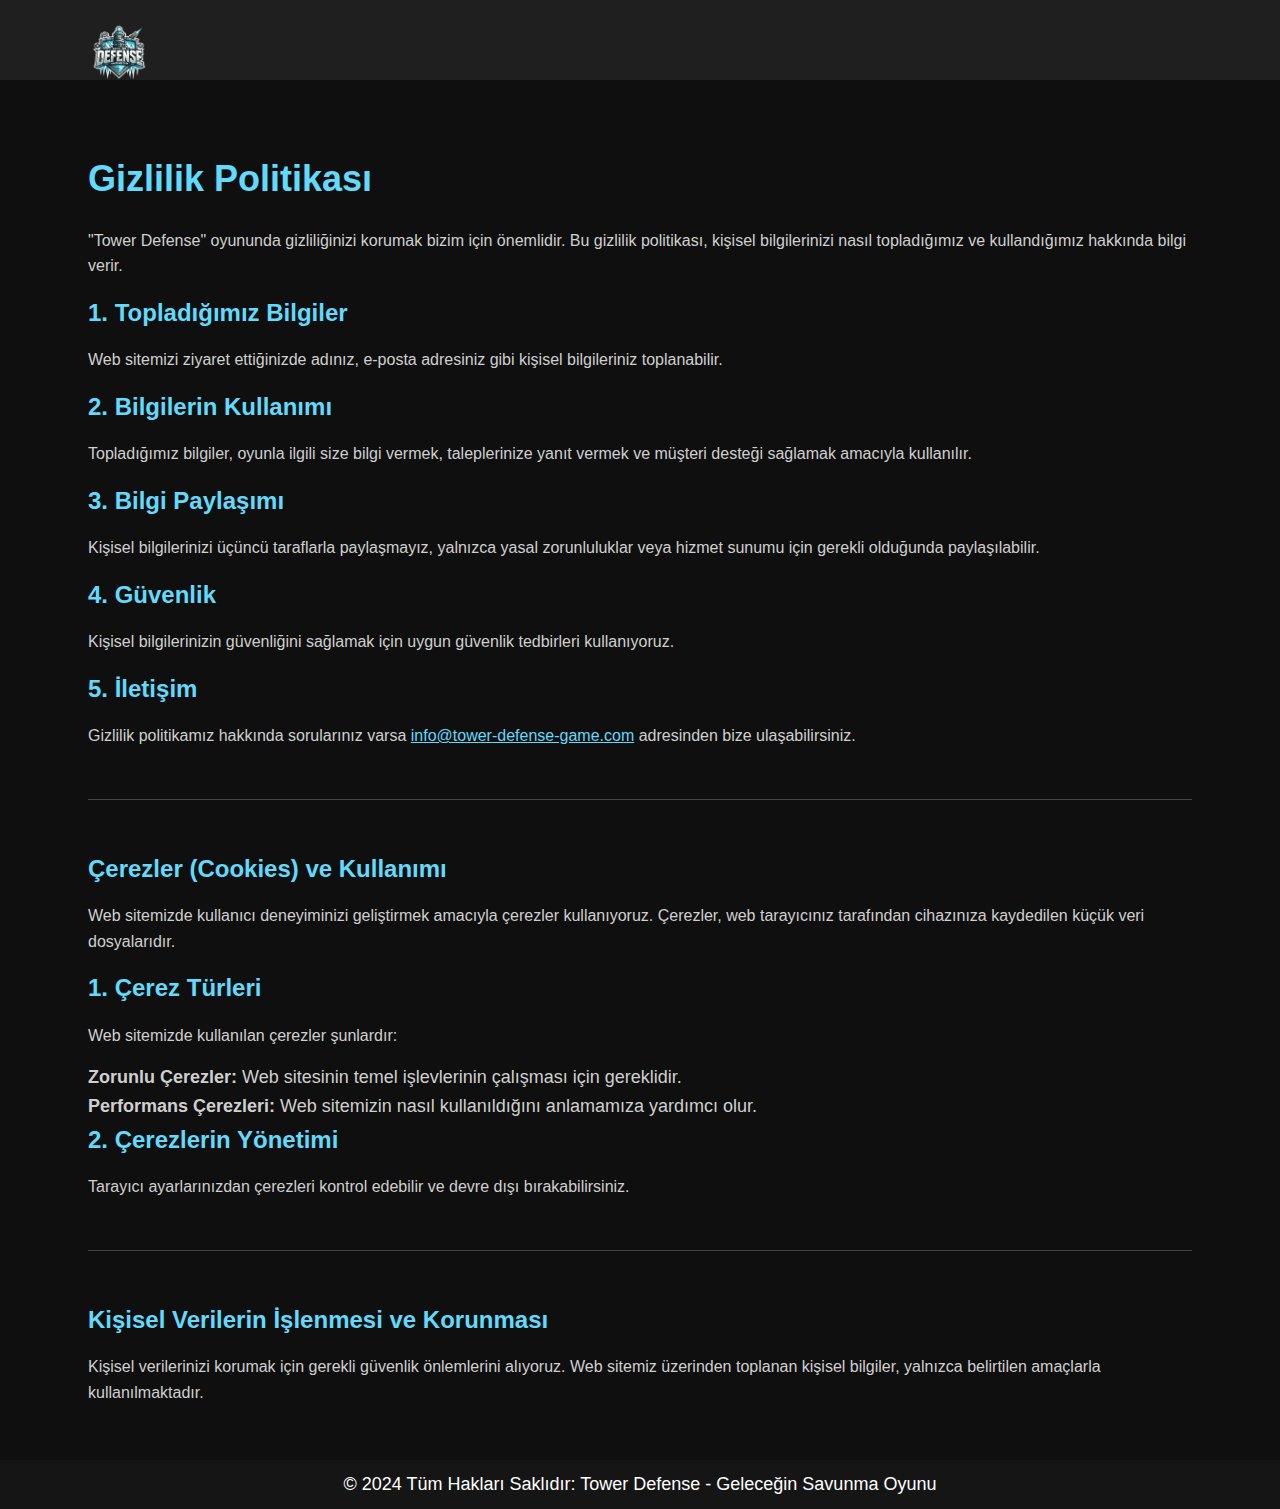
<file: politic.html>
<!DOCTYPE html>
<html lang="tr">
  <head>
    <meta charset="UTF-8" />
    <meta name="viewport" content="width=device-width, initial-scale=1.0" />
    <meta
      name="description"
      content="Fütüristik Tower Defense oyununda stratejinizi kurun, kulelerinizi inşa edin ve düşman dalgalarına karşı savunmanızı güçlendirin. Kulelerinizle düşmanları püskürtün ve zaferinizi garantileyin!"
    />
    <meta
      name="keywords"
      content="Tower Defense, strateji oyunu, kule savunma, düşman dalgaları, fütüristik oyun, kule inşa etme, savunma hattı, savaş oyunu, online oyun"
    />
    <meta name="author" content="Savunma Ustası" />
    <link rel="icon" href="images/favicon.ico" type="image/x-icon" />
    <title>Fütüristik Tower Defense Oyunu - Savunma Ustası</title>
    <link rel="stylesheet" href="css/style.css" />
    <style>
      /* Genel stil ayarları */
      * {
        margin: 0;
        padding: 0;
        box-sizing: border-box;
      }

      body {
        font-family: 'Arial', sans-serif;
        background-color: #0e0e0e; /* Karanlık ve fütüristik bir arka plan */
        color: #cfcfcf;
        line-height: 1.6;
      }

      header {
        background-color: #1f1f1f; /* Karanlık ve dramatik başlık */
        padding: 20px 0;
        text-align: left;
      }

      footer {
        color: #fff;
        background-color: #151515;
        text-align: center;
        padding: 10px 0;
      }

      /* Konteyner */
      .container {
        width: 90%;
        margin: 0 auto;
        max-width: 1200px;
      }

      /* Ana içerik bölümü */
      .policy-section {
        padding: 40px 0;
        background-color: rgba(
          15,
          15,
          15,
          0.9
        ); /* Yarı saydam arka plan efekti */
        padding-top: 150px;
      }

      .policy-section h1 {
        font-size: 36px;
        margin-bottom: 20px;
        color: #61dafb; /* Teknolojik bir his veren mavi renk */
      }

      .policy-section h2,
      .policy-section h3 {
        font-size: 24px;
        margin-bottom: 15px;
        color: #61dafb; /* Başlıklar için mavi renk */
      }

      .policy-section p {
        font-size: 16px;
        margin-bottom: 15px;
        color: #cfcfcf;
      }

      .policy-section a {
        color: #61dafb;
        text-decoration: underline;
      }

      .bor {
        width: 100%;
        height: 1px;
        background-color: #444;
        margin: 50px 0;
      }
    </style>
  </head>
  <body>
    <!-- Header -->
    <header class="head">
      <div class="container">
        <div class="logo">
          <a href="/">
            <img
              src="images/logo.png"
              alt="Tower Defense Logo"
              style="width: 60px; height: 60px"
            />
          </a>
        </div>
      </div>
    </header>

    <!-- Main Section -->
    <main class="policy-section">
      <div class="container">
        <h1>Gizlilik Politikası</h1>
        <p>
          "Tower Defense" oyununda gizliliğinizi korumak bizim için önemlidir.
          Bu gizlilik politikası, kişisel bilgilerinizi nasıl topladığımız ve
          kullandığımız hakkında bilgi verir.
        </p>

        <h2>1. Topladığımız Bilgiler</h2>
        <p>
          Web sitemizi ziyaret ettiğinizde adınız, e-posta adresiniz gibi
          kişisel bilgileriniz toplanabilir.
        </p>

        <h2>2. Bilgilerin Kullanımı</h2>
        <p>
          Topladığımız bilgiler, oyunla ilgili size bilgi vermek, taleplerinize
          yanıt vermek ve müşteri desteği sağlamak amacıyla kullanılır.
        </p>

        <h2>3. Bilgi Paylaşımı</h2>
        <p>
          Kişisel bilgilerinizi üçüncü taraflarla paylaşmayız, yalnızca yasal
          zorunluluklar veya hizmet sunumu için gerekli olduğunda
          paylaşılabilir.
        </p>

        <h2>4. Güvenlik</h2>
        <p>
          Kişisel bilgilerinizin güvenliğini sağlamak için uygun güvenlik
          tedbirleri kullanıyoruz.
        </p>

        <h2>5. İletişim</h2>
        <p>
          Gizlilik politikamız hakkında sorularınız varsa
          <a href="mailto:info@tower-defense-game.com"
            >info@tower-defense-game.com</a
          >
          adresinden bize ulaşabilirsiniz.
        </p>

        <div class="bor"></div>

        <h2 id="Coockie">Çerezler (Cookies) ve Kullanımı</h2>
        <p>
          Web sitemizde kullanıcı deneyiminizi geliştirmek amacıyla çerezler
          kullanıyoruz. Çerezler, web tarayıcınız tarafından cihazınıza
          kaydedilen küçük veri dosyalarıdır.
        </p>

        <h3>1. Çerez Türleri</h3>
        <p>Web sitemizde kullanılan çerezler şunlardır:</p>
        <ul>
          <li>
            <strong>Zorunlu Çerezler:</strong> Web sitesinin temel işlevlerinin
            çalışması için gereklidir.
          </li>
          <li>
            <strong>Performans Çerezleri:</strong> Web sitemizin nasıl
            kullanıldığını anlamamıza yardımcı olur.
          </li>
        </ul>

        <h3>2. Çerezlerin Yönetimi</h3>
        <p>
          Tarayıcı ayarlarınızdan çerezleri kontrol edebilir ve devre dışı
          bırakabilirsiniz.
        </p>

        <div class="bor"></div>

        <h2 id="form_info">Kişisel Verilerin İşlenmesi ve Korunması</h2>
        <p>
          Kişisel verilerinizi korumak için gerekli güvenlik önlemlerini
          alıyoruz. Web sitemiz üzerinden toplanan kişisel bilgiler, yalnızca
          belirtilen amaçlarla kullanılmaktadır.
        </p>
      </div>
    </main>

    <footer>
      <div class="container">
        <p>
          © 2024 Tüm Hakları Saklıdır: Tower Defense - Geleceğin Savunma Oyunu
        </p>
      </div>
    </footer>
  </body>
</html>
</file>
<file: css/style.css>
* {
  margin: 0;
  padding: 0;
  box-sizing: border-box;
}

a {
  text-decoration: none;
  color: inherit;
}

ul {
  list-style: none;
}

img {
  max-width: 100%;
  height: auto;
}

html {
  height: 100%;
}

body {
  height: 100%;
  font-family: "Gill Sans", "Gill Sans MT", Calibri, "Trebuchet MS", sans-serif;
  color: #fff;
  font-size: 18px;
  background-color: #47433f;
}

.first-li {
  min-width: 140px;
  height: 30px;
  display: flex;
  justify-content: center;
  align-items: center;
  border-bottom: 1px solid #824422;
}

.accept {
  height: 100%;
  height: 100vh;
  display: flex;
  flex-direction: column;
  align-items: center;
  justify-content: center;
  gap: 50px;
  background-image: url("../images/accept-back.webp");
  background-repeat: no-repeat;
  background-size: cover;
  background-position: center center;
  position: relative;
  top: 0;
  font-size: 24px;
  z-index: 30;
  color: #fff;
}
.accept::before {
  content: "";
  position: absolute;
  top: 0;
  left: 0;
  width: 100%;
  height: 100%;
  background-color: rgba(22, 33, 44, 0.5137254902);
  z-index: -1;
}

#accept_mobile_container {
  display: none;
}

button {
  border: none;
  outline: none;
  background-color: transparent;
  color: inherit;
}

.default_btn {
  width: 100%;
  height: 50px;
  border-radius: 10px;
  display: flex;
  justify-content: center;
  align-items: center;
  background-color: #824422;
  cursor: pointer;
  border: 2px solid transparent;
  transition: all 0.3s linear;
  color: #fff;
  font-weight: 600;
}
.default_btn:hover {
  background-color: #966b54;
  color: #fff;
  border: 1px solid #fff;
}
.default_btn button {
  cursor: pointer;
  font-size: 18px;
}

#map {
  width: 100%;
  height: 700px;
  background-image: url("../images/map.webp");
  background-repeat: no-repeat;
  background-size: 100% 100%;
  background-position: center center;
}

.container {
  margin: 0 auto;
}

.wrapper {
  min-height: 100%;
  display: flex;
  flex-direction: column;
}

main {
  flex: 1 1 auto;
}

header {
  width: 100%;
  height: 80px;
  position: fixed;
  left: 0;
  z-index: 5000000;
  background-color: #12100e;
}

.my_header {
  width: 100%;
  height: 80px;
  position: fixed;
  top: 0;
  left: 0;
  z-index: 1000;
  color: #fff;
  background-color: var(--aqua-color);
  background-color: #1b1b1d;
}

.mobile {
  display: none;
}

.nav_links a {
  transition: color 0.2s linear;
  font-weight: 600;
}
.nav_links a:hover {
  color: #b3574b;
}

.header {
  width: 100%;
  height: 80px;
  padding: 0 20px;
  display: flex;
  justify-content: space-between;
  align-items: center;
  color: #fff;
}
.header .logo {
  width: 100px;
  height: 100%;
  display: flex;
  align-items: center;
}
.header .logo img {
  width: 100%;
  height: 60px;
}

.close_btn span {
  font-size: 30px;
}

.nav_links {
  display: flex;
  align-items: center;
  gap: 40px;
}

.mobile_call {
  display: flex;
  align-items: center;
  gap: 20px;
}

.mobile_links {
  position: absolute;
  top: 0;
  right: -100%;
  width: 80%;
  height: 100vh;
  display: flex;
  flex-direction: column;
  align-items: center;
  gap: 30px;
  z-index: 4000;
  justify-content: center;
  background-color: #000;
  transition: all 0.2s linear;
}
.mobile_links .close_btn {
  width: 100%;
  display: flex;
  margin-left: 100px;
  margin-top: 20px;
  height: 20%;
}
.mobile_links .nav_links_mobile {
  height: 80%;
  display: flex;
  flex-direction: column;
  gap: 30px;
}

.line {
  width: 30px;
  height: 3px;
  background-color: #fff;
  position: relative;
  left: 0;
}
.line::before {
  content: "";
  position: absolute;
  top: 8px;
  width: 30px;
  height: 3px;
  background-color: #fff;
}
.line::after {
  content: "";
  position: absolute;
  top: -8px;
  width: 30px;
  height: 3px;
  background-color: #fff;
}

/* hero section=========== */
#hero-section {
  width: 100%;
  height: 100vh;
  background-image: url("../images/hero-section.webp");
  background-repeat: no-repeat;
  background-size: 100% 100%;
  background-position: center center;
  color: #fff;
}
#hero-section::before {
  content: "";
  width: 100%;
  height: 100%;
  position: absolute;
  top: 0;
  left: 0;
  background-color: rgba(22, 19, 19, 0.431372549);
}

#hero-section.hero2 {
  background-image: url("../images/hero-section2.webp");
  background-size: cover;
  background-position: center right;
}
#hero-section.hero2-title {
  width: 60%;
}
#hero-section.hero2-description {
  width: 60%;
}

.hero-section {
  width: 100%;
  height: 100vh;
  display: flex;
  flex-direction: column;
  justify-content: center;
  align-items: center;
  gap: 30px;
  position: relative;
  left: 0;
  z-index: 30;
}
.hero-section_title {
  width: 100%;
  display: flex;
  text-align: center;
  justify-content: center;
  margin-top: 100px;
  font-size: 38px;
}
.hero-section_description {
  display: flex;
  justify-content: center;
  text-align: center;
}
.hero-section_btn {
  width: 300px;
}

#train {
  margin: 100px 0;
}

.train_right_description ul {
  list-style: disc;
}

.train {
  width: 100%;
  display: flex;
  flex-direction: column;
  justify-content: space-between;
  gap: 30px;
}
.train h2 {
  text-align: center;
  margin-bottom: 50px;
}
.train_info {
  width: 100%;
  display: flex;
  gap: 30px;
}
.train_info_right {
  width: 50%;
  display: flex;
  flex-direction: column;
  justify-content: space-between;
}
.train_info_right img {
  width: 100%;
  height: 350px;
}
.train_info_right_title {
  margin-bottom: 20px;
}
.train_info_left {
  width: 50%;
  display: flex;
  flex-direction: column;
  justify-content: space-between;
}
.train_info_left img {
  width: 100%;
  height: 350px;
}

#team {
  margin: 100px 0;
}

.team {
  width: 100%;
  height: auto;
  display: flex;
  flex-direction: column;
  align-items: center;
}
.team_description {
  width: 60%;
  text-align: center;
  margin-top: 10px;
  margin-bottom: 50px;
}
.team_cards {
  width: 100%;
  display: flex;
  justify-content: space-between;
}
.team_cards_card,
.team_cards .swiper-slide {
  width: 33.3333333333%;
  height: 580px;
  border-radius: 10px;
  overflow: hidden;
}
.team_cards_card_image,
.team_cards .swiper-slide_image {
  width: 100%;
  height: 75%;
  overflow: hidden;
}
.team_cards_card_image img,
.team_cards .swiper-slide_image img {
  object-fit: cover;
}
.team_cards_card_info,
.team_cards .swiper-slide_info {
  width: 100%;
  height: 25%;
  display: flex;
  flex-direction: column;
  justify-content: center;
  align-items: center;
}

.team_cards_card_info {
  padding: 15px;
  text-align: center;
}

.orange-text {
  color: #ffac7f;
}

.maps {
  width: 100%;
}
.maps_title {
  margin-bottom: 50px;
  margin-top: 50px;
  text-align: center;
}
.maps_title h2 {
  margin-bottom: 20px;
}
.maps_info_images {
  display: flex;
  flex-wrap: wrap;
  gap: 30px;
}
.maps_info_images_item {
  width: 48%;
  height: 300px;
}
.maps_info_images_item img {
  width: 100%;
  height: 100%;
  object-fit: cover;
  border-radius: 15px;
}

.page2 .maps_info_images_item {
  width: 30%;
}

#war {
  width: 100%;
  height: 600px;
  background-image: url("../images/war.webp");
  background-size: cover;
  background-repeat: no-repeat;
  background-position: center center;
  position: relative;
  left: 0;
  color: #fff;
}
#war::before {
  content: "";
  width: 100%;
  height: 100%;
  position: absolute;
  top: 0;
  left: 0;
  background-color: rgba(22, 19, 19, 0.5215686275);
}

.war {
  width: 100%;
  height: 600px;
  display: flex;
  justify-content: center;
  flex-direction: column;
  align-items: center;
  position: relative;
}
.war_title, .war_description {
  width: 60%;
  text-align: center;
}
.war_title {
  margin-bottom: 20px;
}

#news {
  width: 100%;
  height: 600px;
  background-image: url("../images/news.webp");
  background-size: cover;
  background-repeat: no-repeat;
}

#war2 {
  background-image: url("../images/war2.webp");
  width: 100%;
  height: 600px;
  background-size: cover;
  background-repeat: no-repeat;
  background-position: center center;
  position: relative;
  left: 0;
  color: #fff;
}
#war2::before {
  content: "";
  width: 100%;
  height: 100%;
  position: absolute;
  top: 0;
  left: 0;
  background-color: rgba(22, 19, 19, 0.5215686275);
}

#game-info {
  margin: 100px 0;
}

.game-info {
  width: 100%;
  display: flex;
  padding: 50px 20px;
  flex-direction: column;
  align-items: center;
  border-top: 1px solid gray;
  border-bottom: 1px solid gray;
}
.game-info-title {
  width: 60%;
  text-align: center;
  margin-bottom: 20px;
}
.game-info-description {
  width: 60%;
  line-height: 1.5;
}

#contacts_form {
  margin: 100px 0;
}

.contacts_af {
  width: 100%;
  display: flex;
  gap: 50px;
  justify-content: space-between;
}
.contacts_af .contacts_adress {
  width: 46%;
  display: flex;
  flex-direction: column;
  gap: 10px;
}
.contacts_af .contacts_form {
  width: 46%;
  padding: 10px;
}

.footer-socials svg {
  fill: #fff !important;
  width: 50px;
  height: 50px;
}

.footer {
  color: #000 !important;
}

#instagram {
  width: 30px;
  height: 30px;
  margin-bottom: 11px;
}

.my_footer {
  text-align: center;
  padding: 30px;
}

.my_form input {
  width: 100%;
  height: 40px;
  margin: 8px 0;
  background-color: transparent;
  border: none;
  outline: none;
  padding: 5px 10px;
  font-size: 18px;
  color: #fff;
  border-bottom: 1px solid #1c2842;
}

/* ============== */
#politicCheck {
  background-color: red;
}

.checkText {
  width: 100% !important;
  display: flex;
  align-items: flex-start;
  justify-content: center;
  gap: 20px;
  font-size: 14px;
  color: #fff;
}
.checkText input {
  width: 20px;
  height: 20px;
  margin-left: 6px;
  margin-top: 6px;
}

#footer {
  border-top: 1px solid gray;
  background-color: #1a1c20;
  color: #fff;
}

.footer {
  width: 100%;
  min-height: 100px;
  display: flex;
  justify-content: space-between;
  align-items: center;
  padding: 20px 0;
  color: #fff;
}
.footer_left {
  width: 30%;
  display: flex;
  flex-direction: column;
  gap: 10px;
}
.footer_middle {
  width: 30%;
  display: flex;
  flex-direction: column;
  gap: 10px;
}
.footer_right {
  width: 30%;
}

@media (max-width: 1500.98px) {
  .container {
    max-width: 1140px;
    padding: 0 24px;
  }
}
@media (max-width: 1199.98px) {
  .container {
    max-width: 1140px;
    padding: 0 24px;
  }
}
@media (max-width: 991.98px) {
  .container {
    max-width: 960px;
    padding: 0 24px;
  }
  .mobile {
    display: flex;
  }
  .desktop {
    display: none;
  }
}
@media (max-width: 767.98px) {
  .container {
    max-width: 100%;
    padding: 0 24px;
  }
  #pirate {
    height: auto;
  }
  .pirate_right_cards_card_image {
    height: 40px;
  }
  .pirate {
    flex-direction: column;
  }
  .pirate_left {
    width: 100%;
  }
  .pirate_left_image {
    height: 400px;
  }
  .pirate_right {
    width: 100%;
  }
  .footer {
    flex-direction: column;
  }
  .footer_left, .footer_middle, .footer_right {
    width: 100%;
    display: flex;
    justify-content: center;
  }
  .footer_left {
    flex-direction: column;
    align-items: center;
  }
  #accept_mobile_container {
    display: block;
  }
  .train h2 {
    margin: 0;
    border-top: 1px solid #1c2842;
  }
  .train_info {
    display: flex;
    flex-direction: column;
  }
  .train_info_left, .train_info_right {
    width: 100%;
    text-align: center;
    gap: 10px;
  }
  .war_title,
  .war_description {
    width: 100%;
  }
  .info_cards {
    flex-direction: column;
  }
  .info_cards_card {
    width: 100%;
  }
  .info_cards_card:nth-child(2n) {
    flex-direction: column;
  }
  .hero-section_title h1 {
    text-align: center;
  }
  .contacts_af {
    flex-direction: column;
  }
  .contacts_adress,
  .contacts_form {
    width: 100% !important;
  }
  .contacts_adress {
    align-items: center;
    text-align: center;
  }
  .game-info-description {
    width: 100%;
  }
  #map {
    height: 400px;
  }
  .hero-section {
    width: 100%;
  }
  .hero-section_title {
    font-size: 20px;
  }
}
@media (max-width: 575.98px) {
  .container {
    max-width: 100%;
    padding: 0 16px;
  }
  #cookieBanner {
    display: none !important;
  }
  .footer_middle {
    display: flex;
    align-items: center;
    flex-direction: column;
  }
  .modal_container {
    width: 90% !important;
  }
  #hero-section {
    position: relative;
    background-size: cover;
  }
  #hero-section::before {
    content: "";
    position: absolute;
    top: 0;
    left: 0;
    width: 100%;
    height: 100%;
    background-color: rgba(22, 33, 44, 0.5137254902);
  }
  .maps_info_images_item {
    width: 100%;
  }
  .team_title {
    text-align: center;
  }
  .team_description {
    width: 100%;
  }
  .page2 .maps_info_images_item {
    width: 100% !important;
  }
}
@media (min-width: 1500px) {
  .container {
    max-width: 1232px;
    padding: 0 24px;
  }
}
.cookie-consent-banner {
  position: fixed;
  bottom: 0;
  width: 100%;
  background-color: rgba(0, 0, 0, 0.8);
  color: white;
  text-align: center;
  padding: 20px;
  z-index: 9999;
  display: none;
}

.cookie-consent-banner button {
  background-color: #ff4d00;
  border: none;
  padding: 10px 20px;
  color: white;
  cursor: pointer;
  margin-left: 20px;
}

.accept_btns {
  display: flex;
  gap: 30px;
  transform: translateY(50px);
}

.no_btn_accept {
  background-color: #0abab5;
  font-weight: 600;
}

.yes_btn_accept {
  background-color: rgb(224, 44, 44);
  font-weight: 600;
}

.mobile_content_btn {
  color: #fff;
  width: 150px;
  height: 40px;
  display: flex;
  justify-content: center;
  align-items: center;
  font-size: 16px;
}
.mobile_content_btn a {
  font-size: 16px;
}

.accept_title {
  text-align: center;
  margin-top: 300px;
}

.form_inner {
  height: 100%;
  display: flex;
  flex-direction: column;
  gap: 10px;
  justify-content: space-between;
}
.form_inner .checkText {
  display: flex;
  align-items: flex-start;
  gap: 20px;
  font-size: 14px;
}
.form_inner .checkText input {
  width: 20px;
  height: 20px;
  margin-left: 6px;
  margin-top: 6px;
}
.form_inner .name_phone {
  display: flex;
  gap: 30px;
  justify-content: space-between;
}
.form_inner input {
  width: 100%;
  background-color: transparent;
  border: none;
  outline: none;
  border-bottom: 1px solid gray;
  padding: 7px 10px;
  color: #fff;
  font-size: 18px;
  display: flex;
  gap: 20px;
}

.modal_container_header {
  position: relative;
  left: 0;
  height: 20%;
  color: #fff;
}

.modal_close {
  position: absolute;
  right: -10px;
  top: -20px !important;
  cursor: pointer;
}
.modal_close span {
  display: flex;
  align-items: flex-start;
  font-size: 30px;
}

body.modal-open {
  overflow: hidden;
}

.modal_background {
  position: fixed;
  top: 0;
  left: 0;
  width: 100%;
  height: 100%;
  background-color: rgba(0, 0, 0, 0.7);
  z-index: 1000;
  display: none;
}

.modal_container {
  width: 400px;
  height: 400px;
  background-color: #47433f;
  color: #fff;
  position: fixed;
  z-index: 40000000;
  top: 50%;
  left: 50%;
  transform: translate(-50%, -50%);
  color: #16212c;
  padding: 20px;
  display: none;
  border-radius: 5px;
  box-shadow: 0 0 17px rgba(0, 0, 0, 0.4);
}
.modal_container .modal_form {
  display: flex;
  height: 80%;
}
.modal_container .modal_form .formMod {
  height: 100%;
  display: flex;
  flex-direction: column;
  justify-content: space-between;
}
.modal_container .modal_form .formMod input {
  width: 100%;
  background-color: transparent;
  border: none;
  outline: none;
  border-bottom: 1px solid gray;
  padding: 7px 10px;
  color: #fff;
  font-size: 18px;
  display: flex;
  gap: 20px;
}
.modal_container .modal_form .formMod .checkText {
  display: flex;
  align-items: flex-start;
  gap: 20px;
  font-size: 14px;
}
.modal_container .modal_form .formMod .checkText input {
  width: 20px;
  height: 20px;
  margin-left: 6px;
  margin-top: 6px;
}
.modal_container .modal_form .formMod .checkText span {
  color: #fff;
}
.modal_container input {
  width: 100%;
  font-size: 20px;
}

.checkText span {
  color: #fff;
}/*# sourceMappingURL=style.css.map */
</file>
